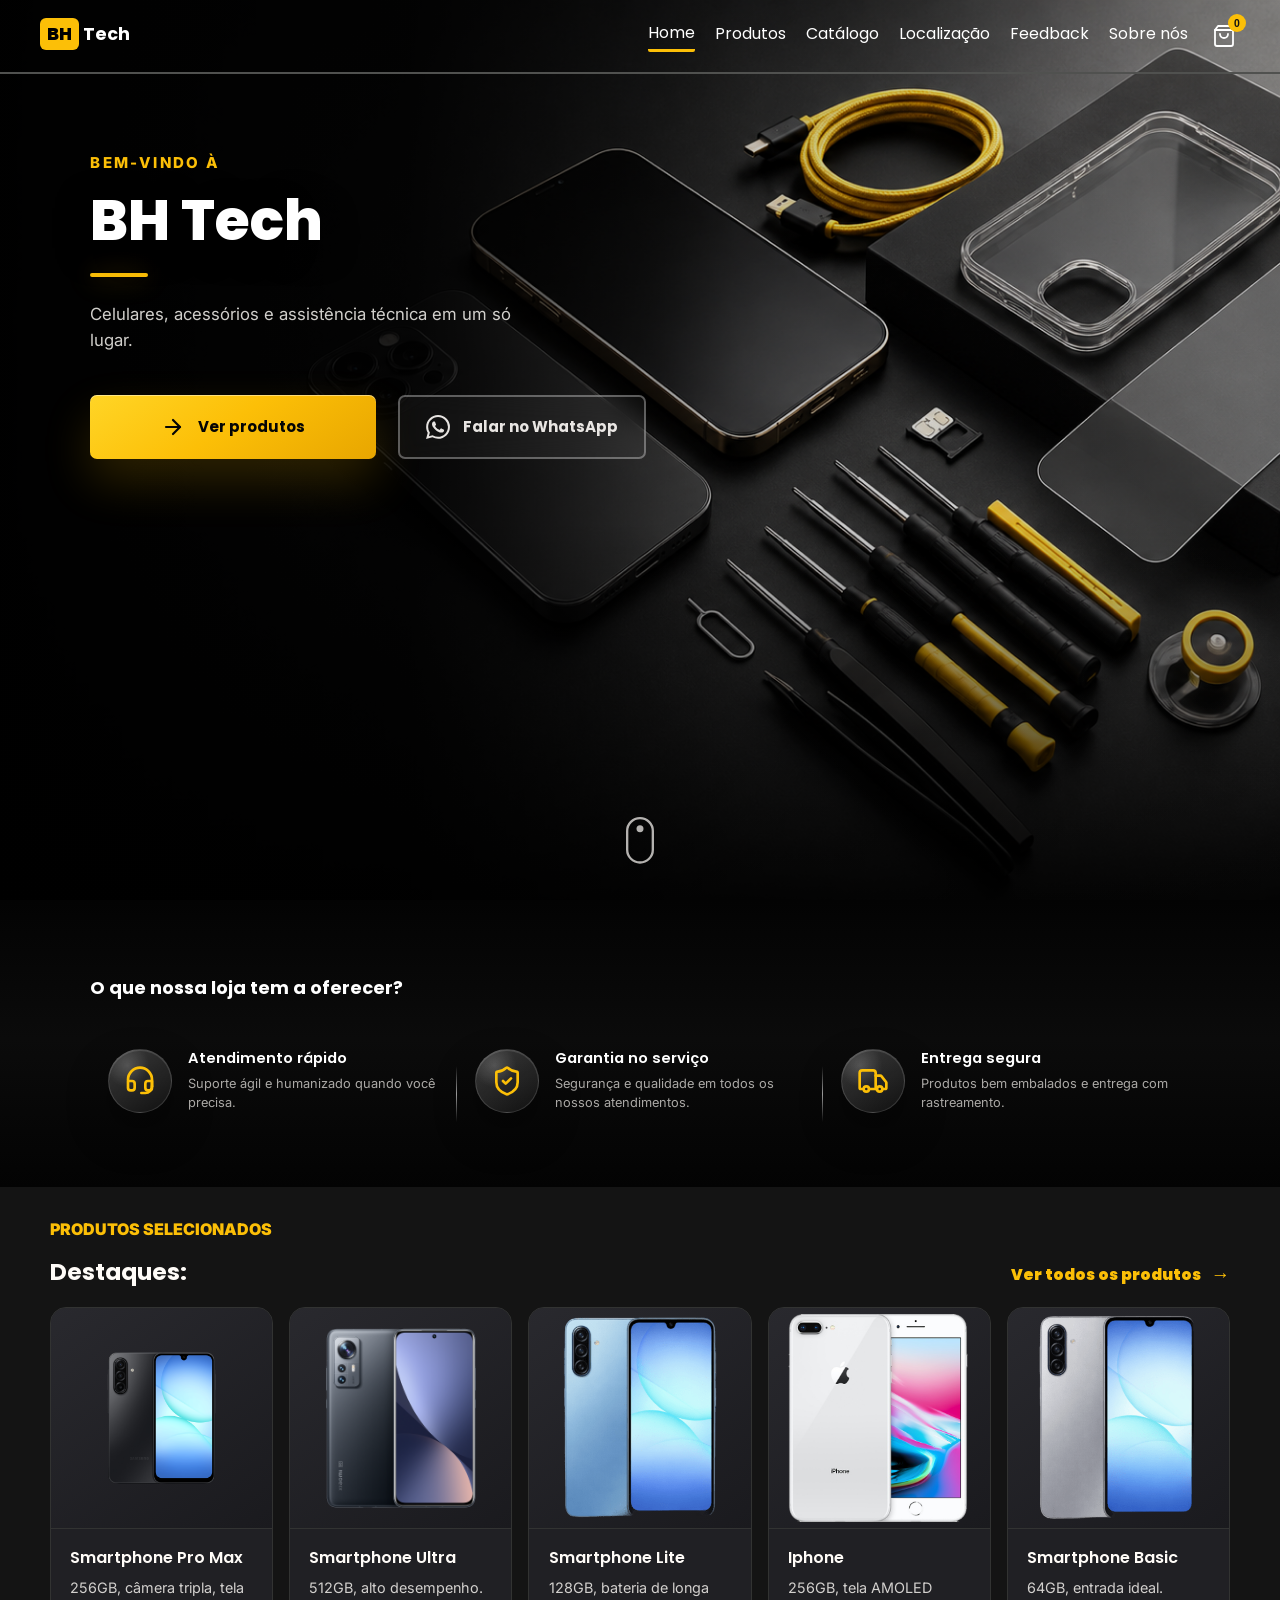
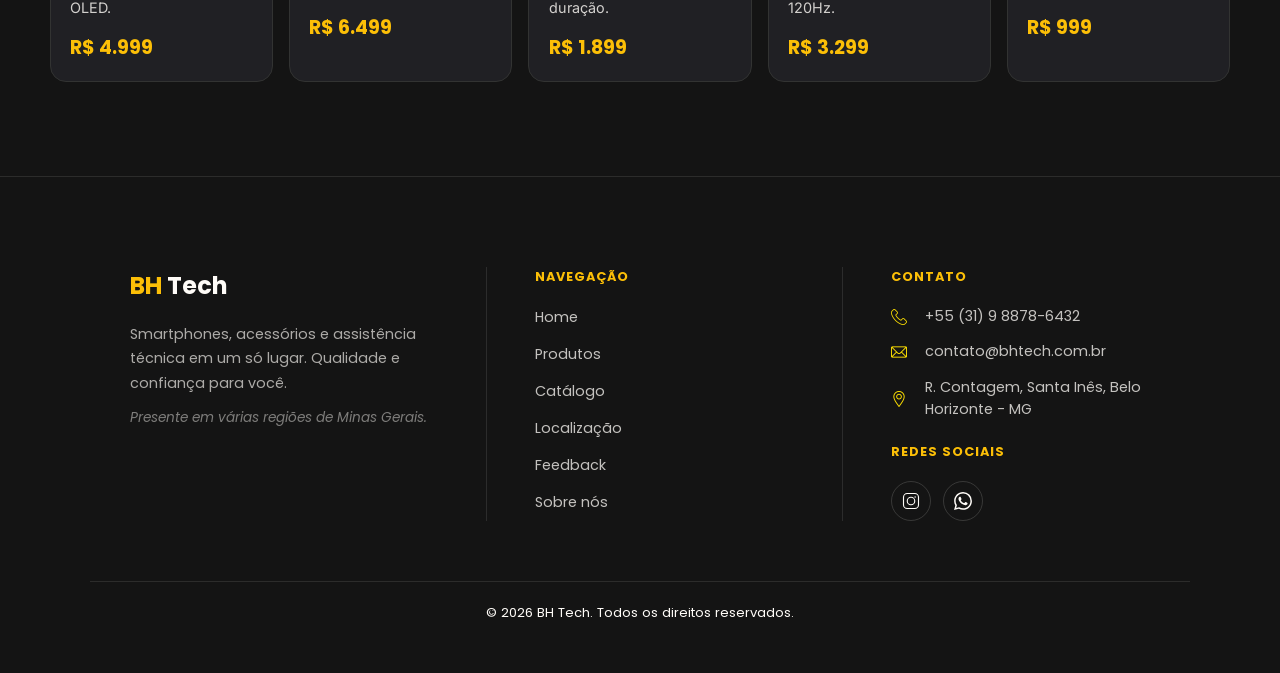
<file: index.html>
<!DOCTYPE html>
<html lang="pt-br">

<head>
    <meta charset="UTF-8">
    <meta name="viewport" content="width=device-width, initial-scale=1.0">
    <title>BH Tech</title>
    <link rel="icon" type="image/svg+xml" href="/images/favicon.svg">
    <link rel="stylesheet" href="styles/global.css">
    <link rel="stylesheet" href="styles/header.css">
    <link rel="stylesheet" href="styles/footer.css">
    <link rel="stylesheet" href="styles/products.css">
    <link rel="stylesheet" href="styles/home.css">
</head>

<body>
    <div id="header-container"></div>

    <main class="main-container" id="inicio">
        <div class="main-content">
            <h3 class="main-uptitle">Bem-vindo à</h3>
            <h1 class="main-title">BH Tech</h1>
            <span class="main-title-bar" aria-hidden="true"></span>
            <p class="main-subtitle">Celulares, acessórios e assistência técnica em um só lugar.</p>
            <div class="main-container-buttons">
                <a class="main-button-go-to" href="pages/products.html" aria-label="Ver produtos">
                    <svg viewBox="0 0 24 24" aria-hidden="true">
                        <path d="M5 12h14"></path>
                        <path d="m12 5 7 7-7 7"></path>
                    </svg>
                    <span>Ver produtos</span>
                </a>
                <a class="main-button-whatsapp" href="https://wa.me/5531988786432?text=Ol%C3%A1%2C%20vim%20pelo%20site%20da%20BH%20Tech%20e%20gostaria%20de%20mais%20informa%C3%A7%C3%B5es!" target="_blank" rel="noopener noreferrer" aria-label="Falar no WhatsApp">
                    <svg viewBox="0 0 24 24" aria-hidden="true" fill="currentColor">
                        <path d="M17.472 14.382c-.297-.149-1.758-.867-2.03-.967-.273-.099-.471-.148-.67.15-.197.297-.767.966-.94 1.164-.173.199-.347.223-.644.075-.297-.15-1.255-.463-2.39-1.475-.883-.788-1.48-1.761-1.653-2.059-.173-.297-.018-.458.13-.606.134-.133.298-.347.446-.52.149-.174.198-.298.298-.497.099-.198.05-.371-.025-.52-.075-.149-.669-1.612-.916-2.207-.242-.579-.487-.5-.669-.51-.173-.008-.371-.01-.57-.01-.198 0-.52.074-.792.372-.272.297-1.04 1.016-1.04 2.479 0 1.462 1.065 2.875 1.213 3.074.149.198 2.096 3.2 5.077 4.487.709.306 1.262.489 1.694.625.712.227 1.36.195 1.871.118.571-.085 1.758-.719 2.006-1.413.248-.694.248-1.289.173-1.413-.074-.124-.272-.198-.57-.347m-5.421 7.403h-.004a9.87 9.87 0 01-5.031-1.378l-.361-.214-3.741.982.998-3.648-.235-.374a9.86 9.86 0 01-1.51-5.26c.001-5.45 4.436-9.884 9.888-9.884 2.64 0 5.122 1.03 6.988 2.898a9.825 9.825 0 012.893 6.994c-.003 5.45-4.437 9.884-9.885 9.884m8.413-18.297A11.815 11.815 0 0012.05 0C5.495 0 .16 5.335.157 11.892c0 2.096.547 4.142 1.588 5.945L.057 24l6.305-1.654a11.882 11.882 0 005.683 1.448h.005c6.554 0 11.89-5.335 11.893-11.893a11.821 11.821 0 00-3.48-8.413z"/>
                    </svg>
                    <span>Falar no WhatsApp</span>
                </a>
            </div>
        </div>

        <div class="scroll-indicator" aria-hidden="true">
            <svg viewBox="0 0 24 40" fill="none" xmlns="http://www.w3.org/2000/svg">
                <rect x="1" y="1" width="22" height="38" rx="11" stroke="#FFFCF8" stroke-width="2" />
                <circle class="scroll-dot" cx="12" cy="10" r="3" fill="#FFFCF8" />
            </svg>
        </div>
    </main>

    <section class="section-experiences" id="produtos" aria-label="Diferenciais da BH Tech">
        <h2 class="section-experiences-title">O que nossa loja tem a oferecer?</h2>
        <article class="section-card section-atendimento">
            <div class="section-icon" aria-hidden="true">
                <svg viewBox="0 0 24 24">
                    <path d="M3 11a9 9 0 0 1 18 0v5"></path>
                    <path d="M21 17a2 2 0 0 1-2 2h-1a2 2 0 0 1-2-2v-3a2 2 0 0 1 2-2h3Z"></path>
                    <path d="M3 17a2 2 0 0 0 2 2h1a2 2 0 0 0 2-2v-3a2 2 0 0 0-2-2H3Z"></path>
                    <path d="M13 21h3a5 5 0 0 0 5-5"></path>
                </svg>
            </div>
            <div>
                <h4 class="title-sections">Atendimento rápido</h4>
                <p class="text-sections">Suporte ágil e humanizado quando você precisa.</p>
            </div>
        </article>

        <article class="section-card">
            <div class="section-icon" aria-hidden="true">
                <svg viewBox="0 0 24 24">
                    <path
                        d="M20 13c0 5-3.5 7.5-7.66 8.95a1 1 0 0 1-.68 0C7.5 20.5 4 18 4 13V6a1 1 0 0 1 1-1c2 0 4.5-1.2 6.24-2.72a1.17 1.17 0 0 1 1.52 0C14.51 3.81 17 5 19 5a1 1 0 0 1 1 1Z">
                    </path>
                    <path d="m9 12 2 2 4-4"></path>
                </svg>
            </div>
            <div>
                <h4 class="title-sections">Garantia no serviço</h4>
                <p class="text-sections">Segurança e qualidade em todos os nossos atendimentos.</p>
            </div>
        </article>

        <article class="section-card">
            <div class="section-icon" aria-hidden="true">
                <svg viewBox="0 0 24 24">
                    <path d="M14 18V6a2 2 0 0 0-2-2H4a2 2 0 0 0-2 2v11a1 1 0 0 0 1 1h2"></path>
                    <path d="M15 18H9"></path>
                    <path d="M19 18h2a1 1 0 0 0 1-1v-3.65a1 1 0 0 0-.22-.62l-3.48-4.35A1 1 0 0 0 17.52 8H14"></path>
                    <circle cx="7" cy="18" r="2"></circle>
                    <circle cx="17" cy="18" r="2"></circle>
                </svg>
            </div>
            <div>
                <h4 class="title-sections">Entrega segura</h4>
                <p class="text-sections">Produtos bem embalados e entrega com rastreamento.</p>
            </div>
        </article>
    </section>


    <section id="destaques" class="section-highlights" aria-labelledby="highlights-title">

        <div class="section-highlights-header">
            <div>
                <p class="section-kicker">Produtos selecionados</p>
                <h2 id="highlights-title" class="section-highlights-title">Destaques:</h2>
            </div>
            <a class="section-highlights-description" href="pages/products.html" aria-label="Ver todos os produtos">
                Ver todos os produtos
                <span aria-hidden="true">→</span>
            </a>
        </div>
        <div id="highlight-products" class="section-highlights-container-cards" aria-live="polite"></div>
    </section>


    <div id="footer-container"></div>

    <script>
        fetch("pages/footer.html")
            .then(r => r.text())
            .then(data => document.getElementById("footer-container").innerHTML = data);
    </script>

    <script>
        fetch("pages/header.html")
            .then(r => r.text())
            .then(data => {
                document.getElementById("header-container").innerHTML = data;
                function loadScript(src, onload) {
                    const s = document.createElement("script");
                    s.src = src; if (onload) s.onload = onload;
                    document.body.appendChild(s);
                }
                loadScript("/js/cart.js", () => loadScript("/js/miniCart.js", () => loadScript("js/header.js")));
            });
    </script>
    <script src="/js/products.js"></script>
    <script src="/js/home.js"></script>
</body>

</html>
</file>
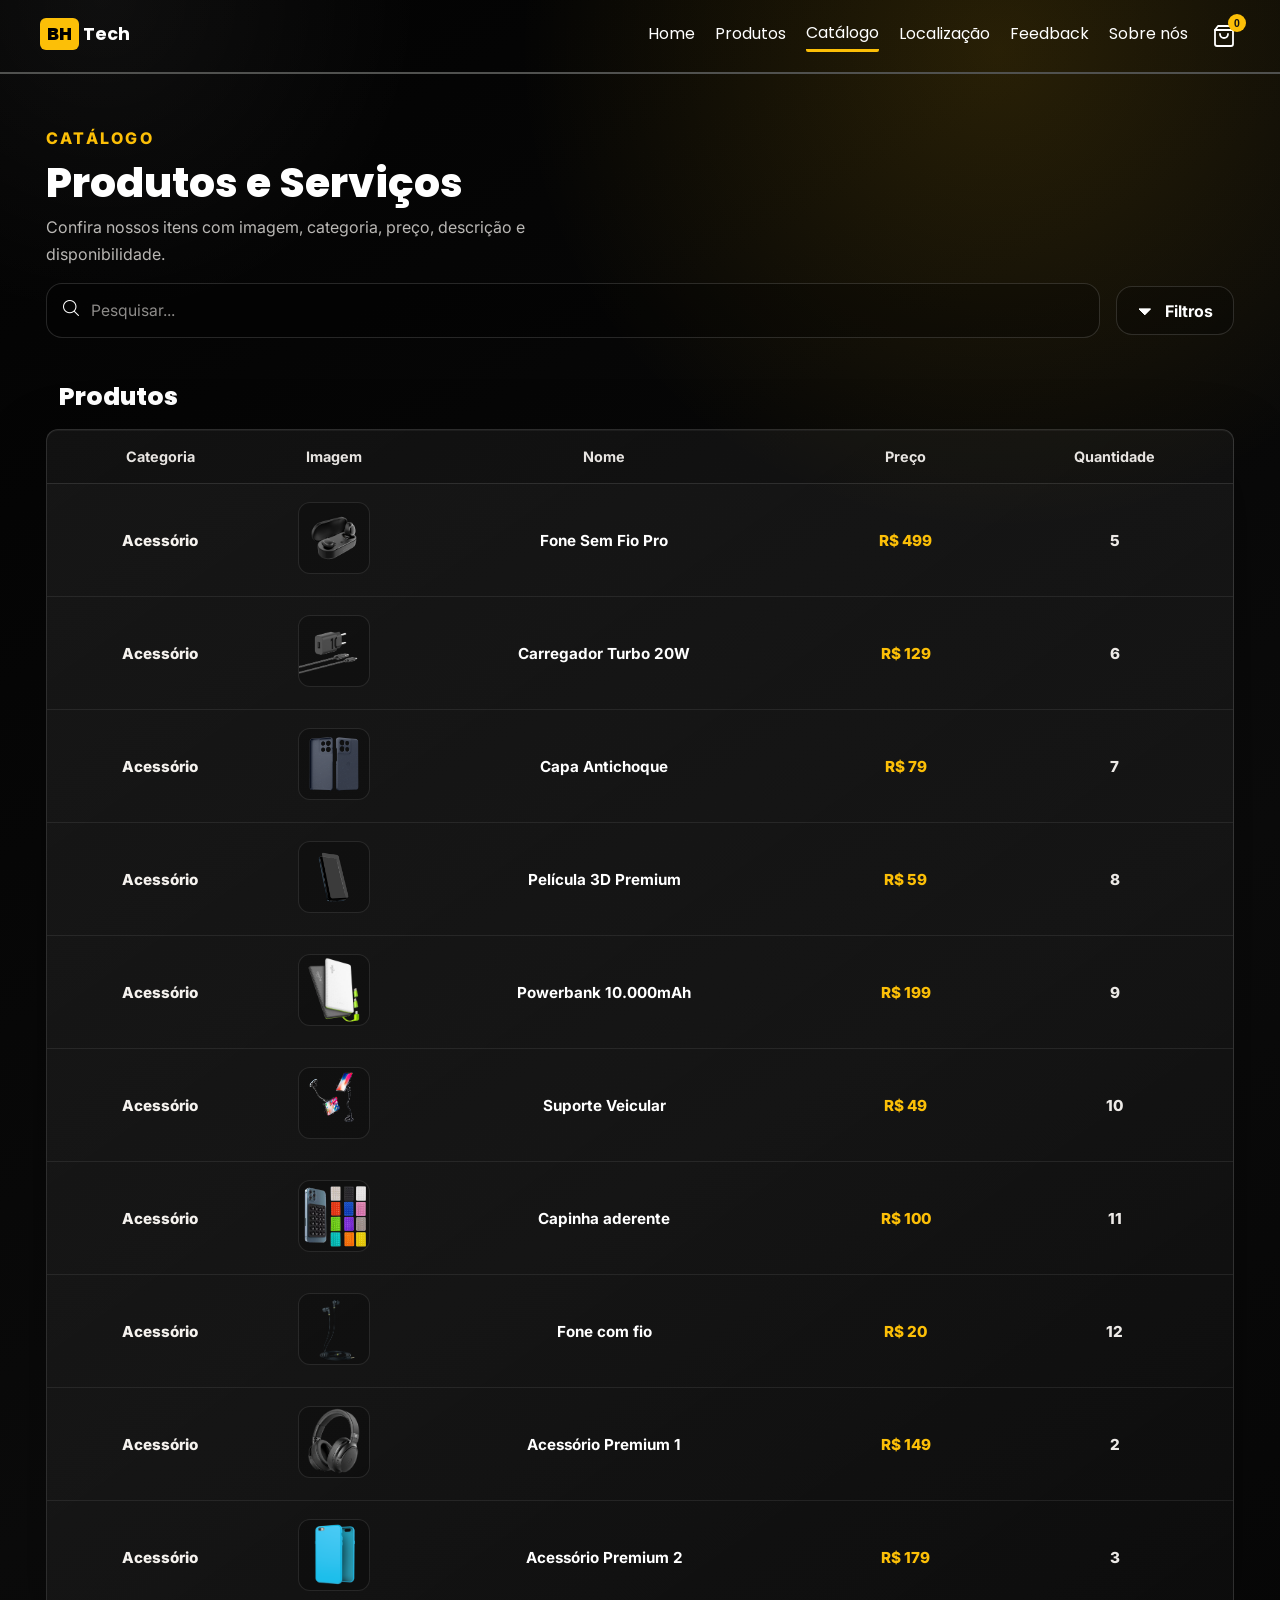
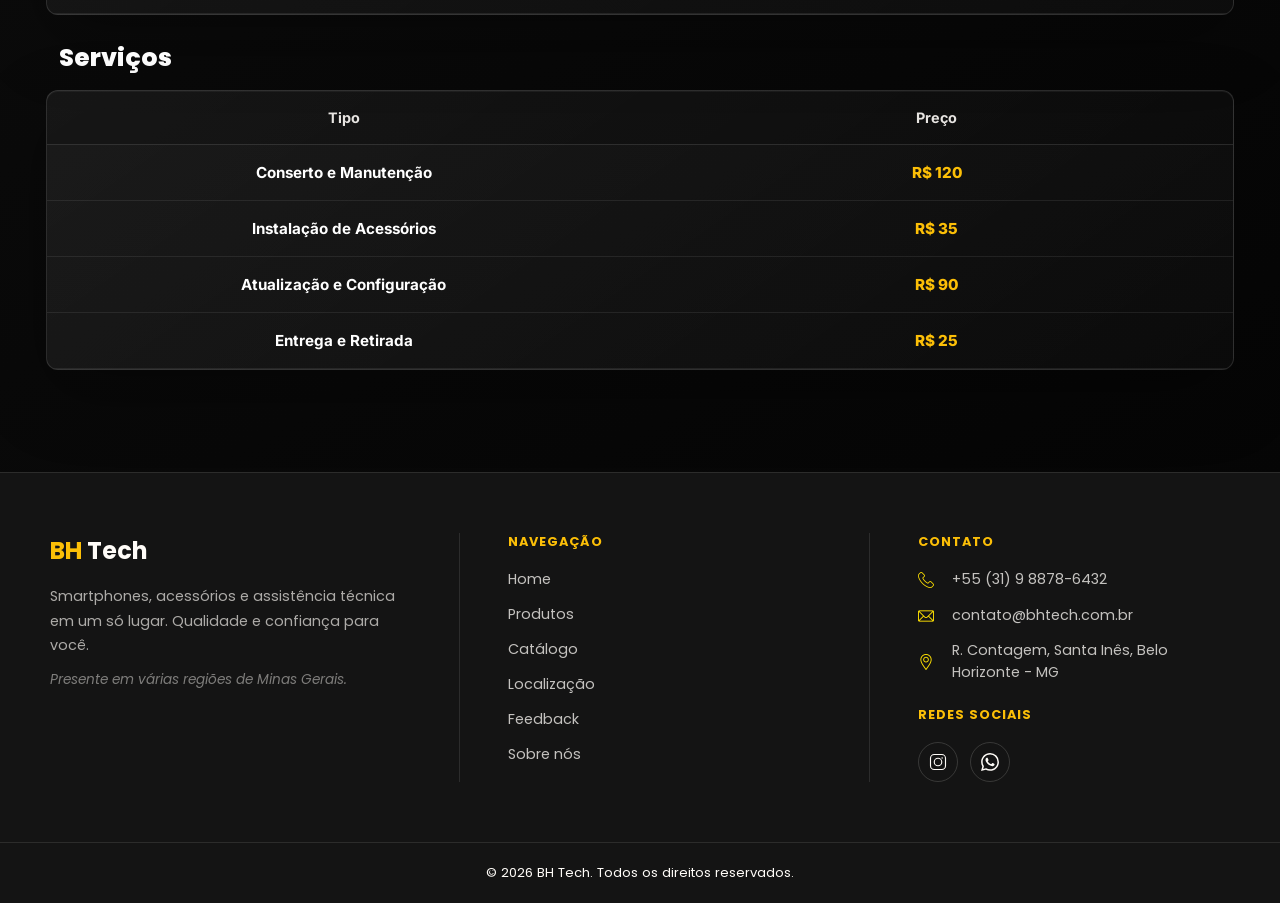
<file: pages/catalog.html>
<!DOCTYPE html>
<html lang="en">

<head>
    <meta charset="UTF-8">
    <meta name="viewport" content="width=device-width, initial-scale=1.0">
    <title>Catalogo | BH Tech</title>
    <link rel="icon" type="image/svg+xml" href="/images/favicon.svg">
    <link rel="stylesheet" href="/styles/global.css">
    <link rel="stylesheet" href="/styles/header.css">
    <link rel="stylesheet" href="/styles/footer.css">
    <link rel="stylesheet" href="/styles/catalog.css">
</head>

<body class="page-bg">
    <div id="header-container"></div>

    <script>
        fetch("header.html")
            .then(r => r.text())
            .then(data => {
                document.getElementById("header-container").innerHTML = data;
                function loadScript(src, onload) {
                    const s = document.createElement("script");
                    s.src = src; if (onload) s.onload = onload;
                    document.body.appendChild(s);
                }
                loadScript("/js/cart.js", () => loadScript("/js/miniCart.js", () => loadScript("/js/header.js")));
            });
            
    </script>
    <main class="page-main">
        <section class="catalog-page">
        <div class="catalog-main">
            <div class="page-hero">
                <p class="page-hero-kicker">catálogo</p>
                <h1>Produtos e Serviços</h1>
                <p>Confira nossos itens com imagem, categoria, preço, descrição e disponibilidade.</p>
            </div>

            <div class="catalog-controls" aria-label="Controles de pesquisa e filtros">
                <div class="search-wrap">
                    <span class="search-icon" aria-hidden="true"><img src="/images/searchicon.png" alt=""></span>
                    <input id="catalog-search" type="text" placeholder="Pesquisar..." />
                </div>

                <button id="open-filters" type="button" class="filter-btn" aria-haspopup="dialog" aria-controls="filters-modal">
                    <span class="filter-btn-icon" aria-hidden="true">⏷</span>
                    Filtros
                </button>
            </div>

            <div id="filters-modal" class="modal" role="dialog" aria-modal="true" aria-labelledby="filters-title" hidden>
                <div class="modal-backdrop" data-close-modal="true"></div>
                <div class="modal-content" role="document">
                    <div class="modal-header">
                        <div>
                            <div id="filters-title" class="modal-title">Filtros</div>
                            <div class="modal-subtitle">Refine por categoria, tipo e preço</div>
                        </div>
                        <button type="button" class="modal-close" aria-label="Fechar" data-close-modal="true">&times;</button>
                    </div>

                    <div class="modal-body">
                        <div class="field">
                            <label for="filter-category">Categoria</label>
                            <select id="filter-category">
                                <option value="all">Todos</option>
                                <option value="products">Produtos</option>
                                <option value="services">Serviços</option>
                            </select>
                        </div>

                        <div class="field field-type">
                            <label for="filter-type">Tipo</label>
                            <select id="filter-type" disabled>
                                <option value="all">Todos</option>
                                <option value="smartphones">Smartphone</option>
                                <option value="accessories">Acessório</option>
                            </select>
                        </div>

                        <div class="field">
                            <label for="filter-price">Preço: <span id="filter-price-value">500</span></label>
                            <input id="filter-price" type="range" min="0" max="10000" step="50" value="500" />
                        </div>
                    </div>

                    <div class="modal-footer">
                        <button type="button" class="btn btn-ghost" id="clear-filters">Limpar</button>
                        <button type="button" class="btn btn-primary" id="apply-filters">Aplicar Filtros</button>
                    </div>
                </div>
            </div>

            <section class="table-section">
                <div class="table-heading">
                    <h2 class="table-title">Produtos</h2>
                </div>

                <div class="table-wrap">
                    <table class="catalog-table" aria-label="Tabela de produtos">
                        <thead>
                            <tr>
                                <th>Categoria</th>
                                <th>Imagem</th>
                                <th>Nome</th>
                                <th>Preço</th>
                                <th>Quantidade</th>
                            </tr>
                        </thead>
                        <tbody id="products-table-body"></tbody>
                    </table>
                </div>
            </section>

            <section class="table-section">
                <div class="table-heading">
                    <h2 class="table-title">Serviços</h2>
                </div>

                <div class="table-wrap">
                    <table class="catalog-table" aria-label="Tabela de serviços" data-table="services">
                        <thead>
                            <tr>
                                <th>Tipo</th>
                                <th>Preço</th>
                            </tr>
                        </thead>
                        <tbody id="services-table-body"></tbody>
                    </table>
                </div>
            </section>
        </div>
    </section>
    </main>

    <div id="footer-container"></div>
    <script>
        fetch("/pages/footer.html")
            .then(r => r.text())
            .then(data => document.getElementById("footer-container").innerHTML = data);
</script>

    <script src="/js/products.js"></script>
    <script src="/js/catalog.js"></script>
</body>

</html>
</file>
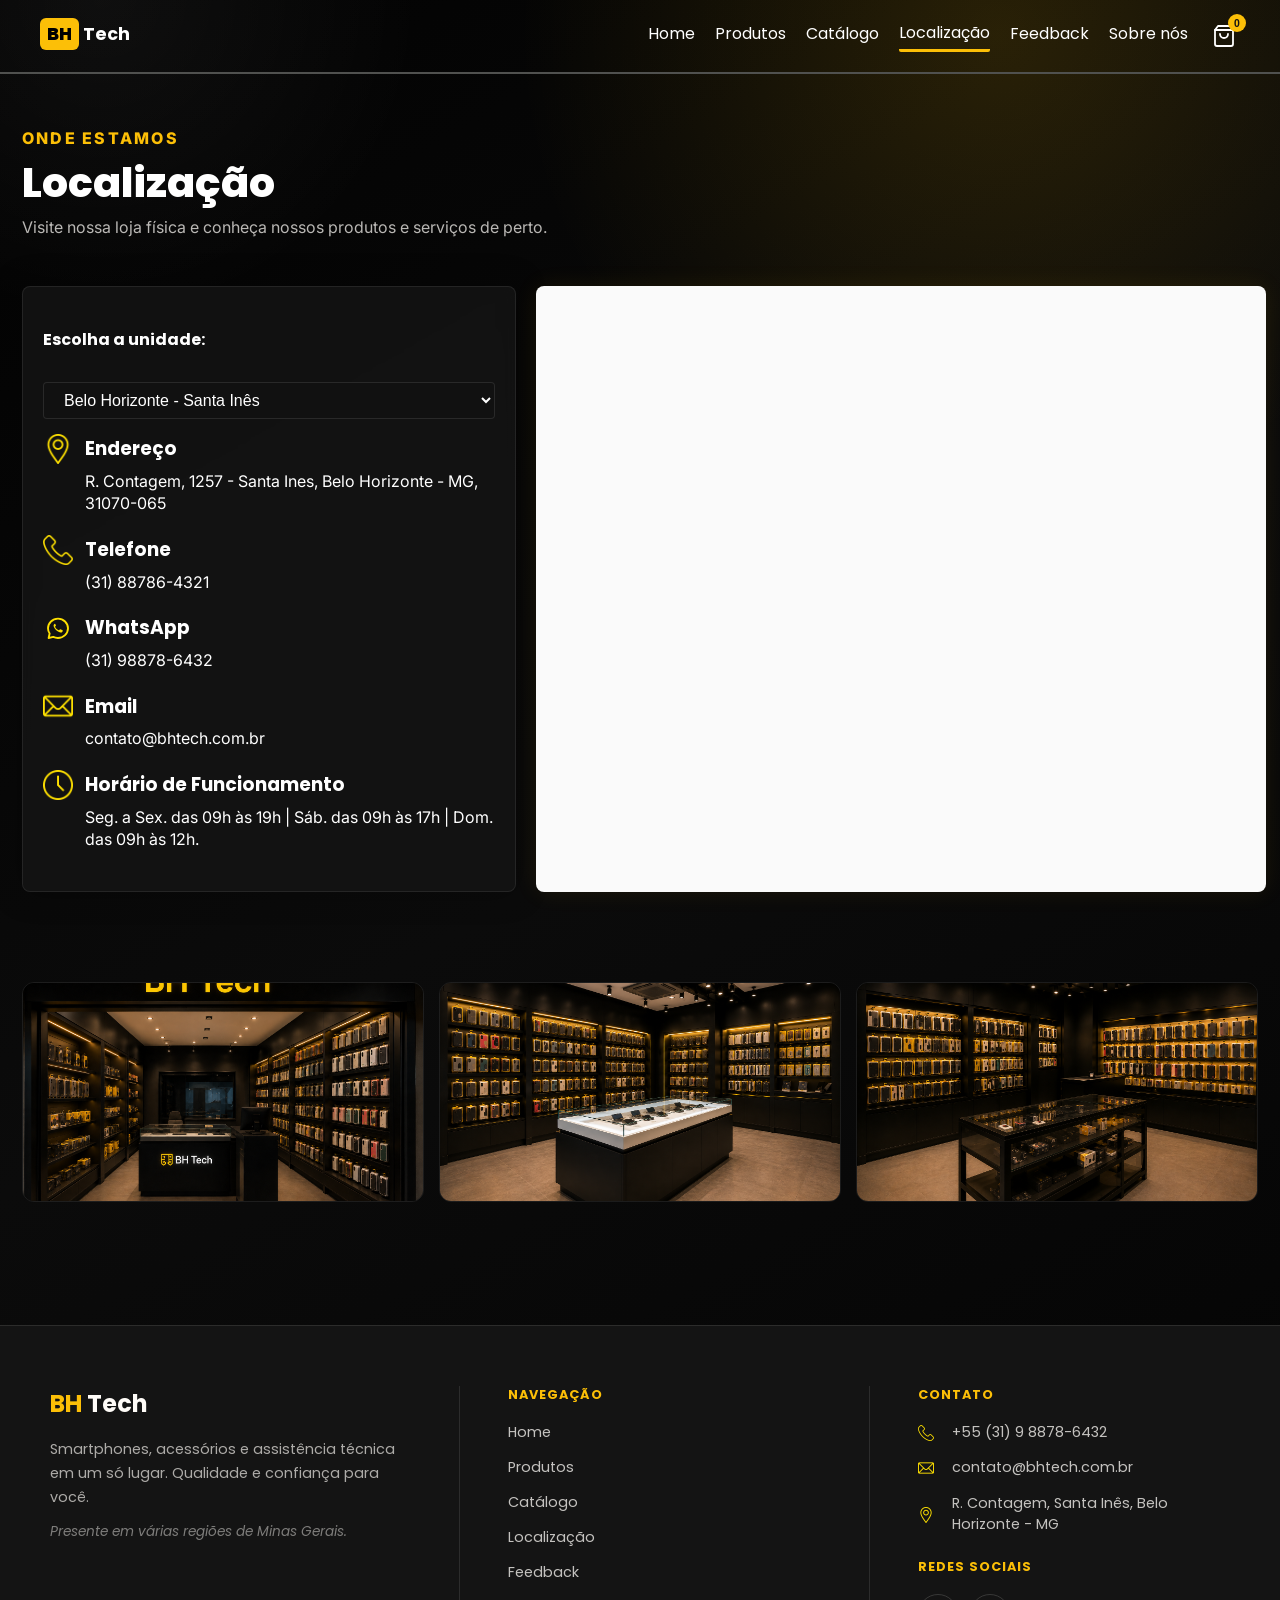
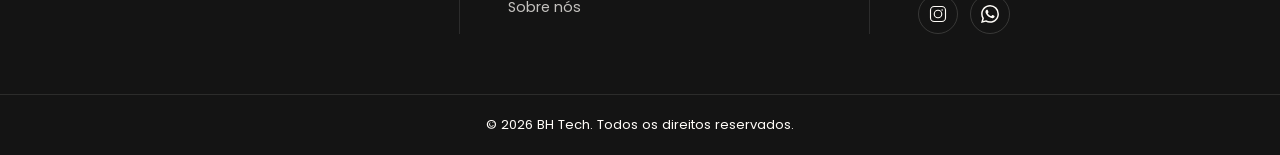
<file: pages/location.html>
<!DOCTYPE html>
<html lang="pt-br">

<head>
    <meta charset="UTF-8">
    <meta name="viewport" content="width=device-width, initial-scale=1.0">
    <title>Localização | BH Tech</title>
    <link rel="icon" type="image/svg+xml" href="/images/favicon.svg">
    <link rel="stylesheet" href="/styles/global.css">
    <link rel="stylesheet" href="/styles/location.css">
    <link rel="stylesheet" href="/styles/header.css">
    <link rel="stylesheet" href="/styles/footer.css">
</head>

<body class="page-bg">
    <div id="header-container"></div>

    <script>
        fetch("header.html")
            .then(r => r.text())
            .then(data => {
                document.getElementById("header-container").innerHTML = data;
                function loadScript(src, onload) {
                    const s = document.createElement("script");
                    s.src = src; if (onload) s.onload = onload;
                    document.body.appendChild(s);
                }
                loadScript("/js/cart.js", () => loadScript("/js/miniCart.js", () => loadScript("../js/header.js")));
            });
    </script>

    <main class="page-main">
        <section>
            <div class="page-hero">
                <p class="page-hero-kicker">Onde estamos</p>
                <h1>Localização</h1>
                <p>Visite nossa loja física e conheça nossos produtos e serviços de perto.</p>
            </div>
        </section>

        <div class="page-container">
            <div id="info-map-container">
                <section id="info">
                    <div class="selector-container" style="text-align: left; margin: 20px 0;">
                        <label for="regiao-select" style="font-weight: bold; margin-right: 10px;">Escolha a
                            unidade:</label>


                    </div>
                    <select id="regiao-select" style="padding: 8px 16px; border-radius: 4px; font-size: 16px;">
                        <option value="bh">Belo Horizonte - Santa Inês</option>
                        <option value="guanhaes">Guanhães - Centro</option>
                        <option value="itamarandiba">Itamarandiba - Centro</option>
                        <option value="pecanha">Pecanha - Centro</option>
                    </select>
                    <div class="info-block">
                        <div class="title-inline">
                            <figure><img src="../images/icon-location.png" alt="Endereço"></figure>
                            <h3>Endereço</h3>
                        </div>
                        <p id="endereco-p" class="subtitle">R. Contagem, 1257 - Santa Ines, Belo Horizonte - MG, 31070-065
                        </p>
                    </div>

                    <div class="info-block">
                        <div class="title-inline">
                            <figure><img src="../images/icon-telephone.png" alt="Telefone"></figure>
                            <h3>Telefone</h3>
                        </div>
                        <p class="subtitle">(31) 88786-4321</p>
                    </div>

                    <div class="info-block">
                        <div class="title-inline">
                            <figure><img src="../images/icon-whatsapp.svg" alt="WhatsApp"></figure>
                            <h3>WhatsApp</h3>
                        </div>
                        <p class="subtitle">(31) 98878-6432</p>
                    </div>

                    <div class="info-block">
                        <div class="title-inline">
                            <figure><img src="../images/icon-mail.png" alt="Email"></figure>
                            <h3>Email</h3>
                        </div>
                        <p class="subtitle">contato@bhtech.com.br</p>
                    </div>

                    <div class="info-block">
                        <div class="title-inline">
                            <figure><img src="../images/icon-clock.png" alt="Horário de Funcionamento"></figure>
                            <h3>Horário de Funcionamento</h3>
                        </div>
                        <p id="horario-p" class="subtitle">
                            Seg. a Sex. das 09h às 19h | Sáb. das 09h às 17h | Dom. das 09h às 12h.
                        </p>
                    </div>
                </section>

                <section id="map">
                    <iframe id="mapa-iframe"
                        src="https://www.google.com/maps/embed?pb=!1m18!1m12!1m3!1d3751.924956588191!2d-43.90887262399214!3d-19.885390436922453!2m3!1f0!2f0!3f0!3m2!1i1024!2i768!4f13.1!3m3!1m2!1s0xa69b7daedb6479%3A0xca187334388290a0!2sBH%20Celular!5e0!3m2!1spt-BR!2sbr!4v1778904594997!5m2!1spt-BR!2sbr"
                        width="600" height="450" style="border:0;" allowfullscreen="" loading="lazy"
                        referrerpolicy="no-referrer-when-downgrade">
                    </iframe>
                </section>
            </div>

            <section id="images">
                <figure><img src="../images/store1.png" alt="Loja Física 1"></figure>
                <figure><img src="../images/store2.png" alt="Loja Física 2"></figure>
                <figure><img src="../images/store3.png" alt="Loja Física 3"></figure>
            </section>
        </div><!-- fim page-container -->
    </main>

    <script src="../js/location.js"></script>
    <div id="footer-container"></div>
    <script>
        fetch("/pages/footer.html")
            .then(r => r.text())
            .then(data => document.getElementById("footer-container").innerHTML = data);
    </script>

</body>

</html>
</file>
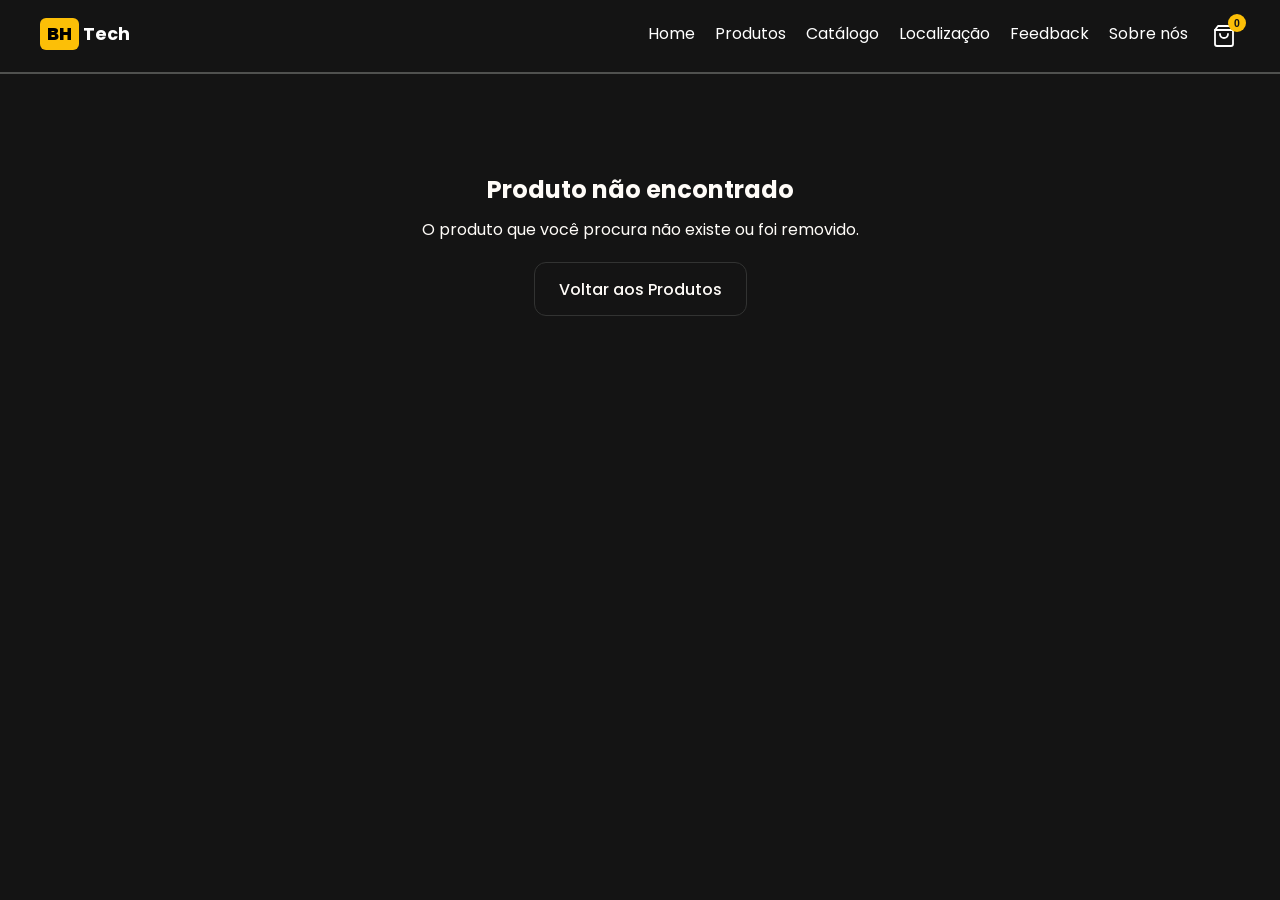
<file: pages/products-detail.html>
<!DOCTYPE html>
<html lang="en">

<head>
    <meta charset="UTF-8">
    <meta name="viewport" content="width=device-width, initial-scale=1.0">
    <title>Detalhes do Produto | BH Tech</title>
    <link rel="icon" type="image/svg+xml" href="/images/favicon.svg">
    <link rel="stylesheet" href="/styles/global.css">
    <link rel="stylesheet" href="/styles/products-detail.css">
    <link rel="stylesheet" href="/styles/header.css">
</head>

<body>

    <div id="header-container"></div>

    <script>
        fetch("/pages/header.html")
            .then(r => r.text())
            .then(data => {
                document.getElementById("header-container").innerHTML = data;
                function loadScript(src, onload) {
                    const s = document.createElement("script");
                    s.src = src; if (onload) s.onload = onload;
                    document.body.appendChild(s);
                }
                loadScript("/js/cart.js", () => loadScript("/js/miniCart.js", () => loadScript("/js/header.js", () => loadScript("/js/products.js"))));
            });
    </script>

    <main class="detail-container">
        <div class="breadcrumb">
            <a href="/pages/products.html">Produtos</a>
            <span class="breadcrumb-separator">›</span>
            <span id="breadcrumb-product">Carregando...</span>
        </div>

        <div class="add-to-cart-row">
            <a href="/pages/products.html" class="back-btn">
                <svg xmlns="http://www.w3.org/2000/svg" width="20" height="20" viewBox="0 0 24 24" fill="none" stroke="currentColor" stroke-width="2" stroke-linecap="round" stroke-linejoin="round">
                    <line x1="19" y1="12" x2="5" y2="12"></line>
                    <polyline points="12 19 5 12 12 5"></polyline>
                </svg>
                Voltar aos Produtos
            </a>
        </div>

        <div class="product-detail-card">
            <div class="product-image-section">
                <div class="product-image-wrapper">
                    <div class="product-image-icon" id="product-icon"></div>
                </div>
            </div>

            <div class="product-info-section">
                <div class="product-category-badge" id="product-category"></div>
                <h1 class="product-name" id="product-name"></h1>
                <div class="product-price" id="product-price"></div>

                <div class="product-description-section">
                    <h3>Descrição</h3>
                    <p id="product-desc"></p>
                </div>

                <div class="product-features">
                    <h3>Características</h3>
                    <ul id="product-features"></ul>
                </div>

                <div class="product-actions">
                    <a id="buy-button-bottom" class="buy-btn" target="_blank">
                        <svg xmlns="http://www.w3.org/2000/svg" width="20" height="20" viewBox="0 0 24 24" fill="none" stroke="currentColor" stroke-width="2" stroke-linecap="round" stroke-linejoin="round">
                            <path d="M22 11.08V12a10 10 0 1 1-5.93-9.14"></path>
                            <polyline points="22 4 12 14.01 9 11.01"></polyline>
                        </svg>
                        Comprar via WhatsApp
                    </a>

                    <button id="add-to-cart-btn-bottom" class="buy-btn" type="button">
                        <svg xmlns="http://www.w3.org/2000/svg" width="20" height="20" viewBox="0 0 24 24" fill="none" stroke="currentColor" stroke-width="2" stroke-linecap="round" stroke-linejoin="round">
                            <circle cx="9" cy="21" r="1"></circle>
                            <circle cx="20" cy="21" r="1"></circle>
                            <path d="M1 1h4l2.68 13.39a2 2 0 0 0 2 1.61h9.72a2 2 0 0 0 2-1.61L23 6H6"></path>
                        </svg>
                        Adicionar ao carrinho
                    </button>
                </div>
            </div>
        </div>

        <section class="recommendations-section">
            <div class="recommendations-header">
                <h2>Você também pode gostar</h2>
                <p>Outros produtos que podem te interessar:</p>
            </div>
            <div id="recommended-products" class="recommended-grid"></div>
        </section>
    </main>


</body>

</html>
</file>
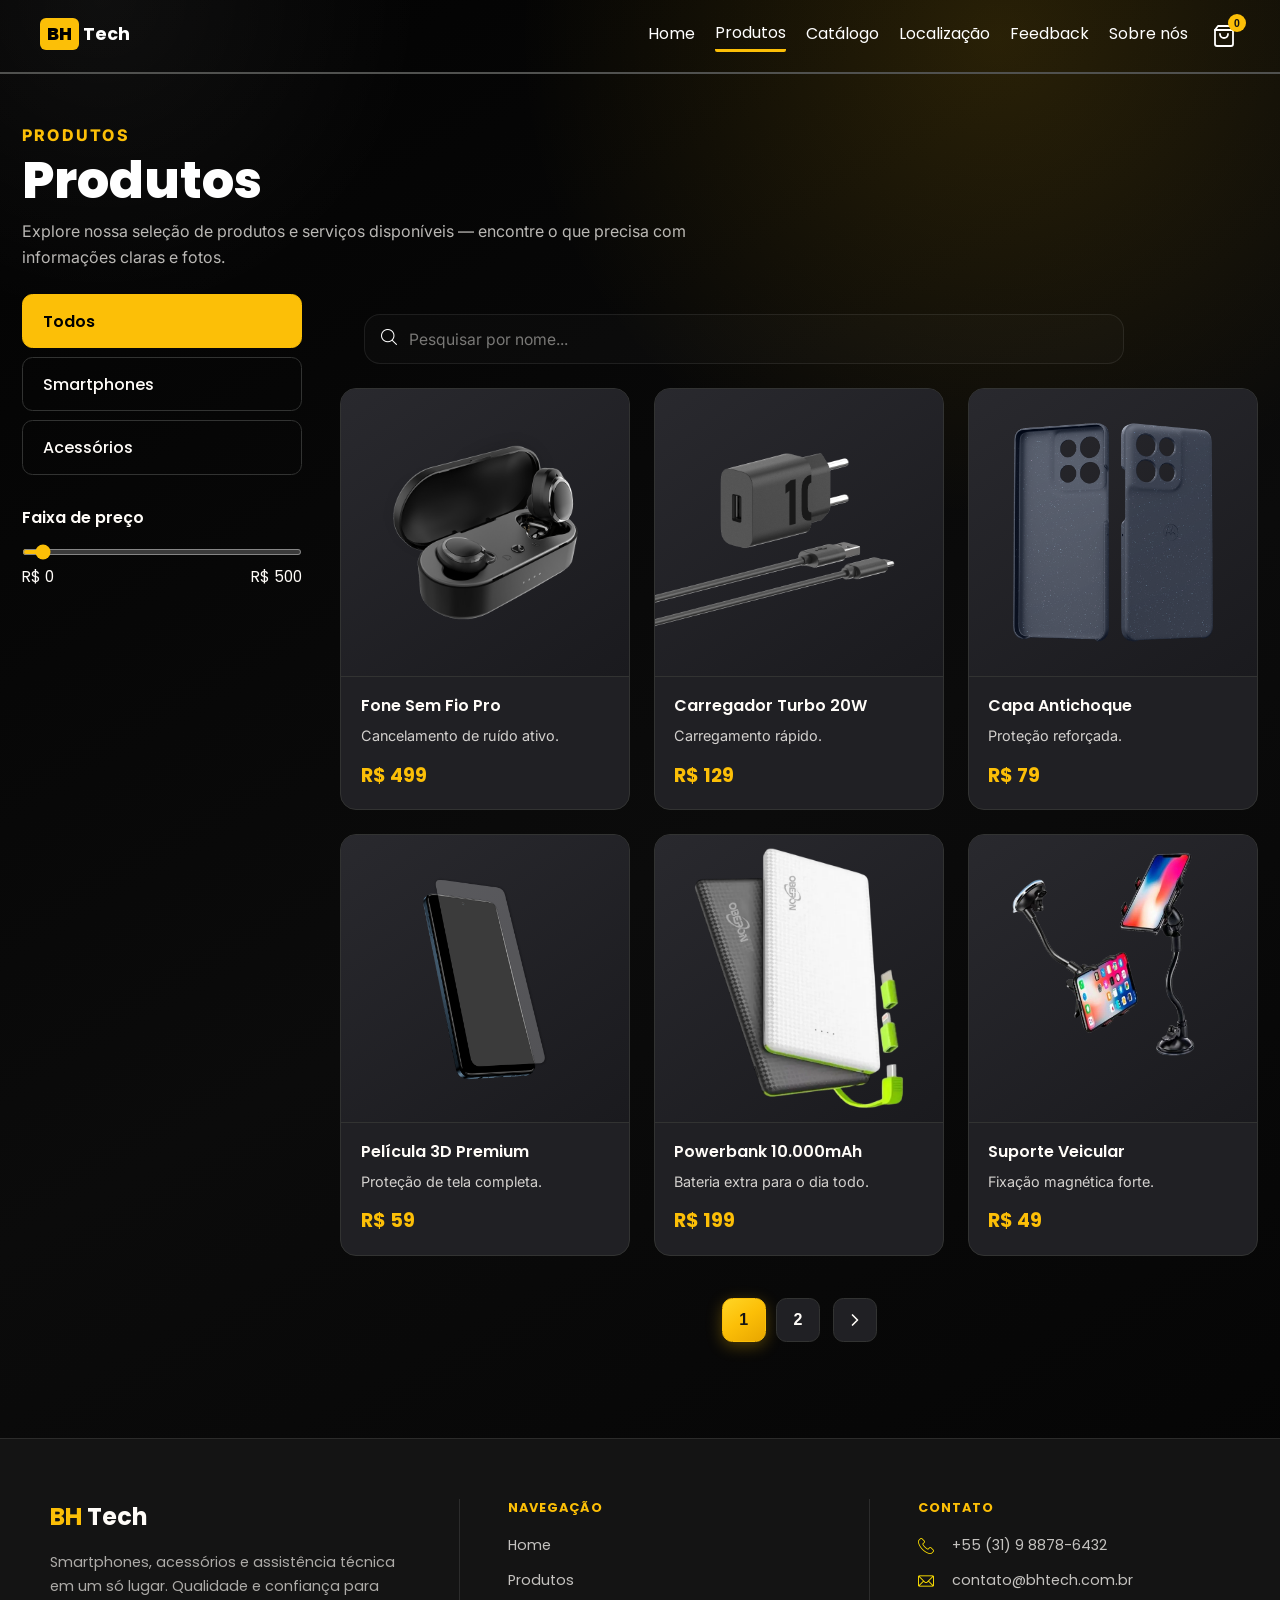
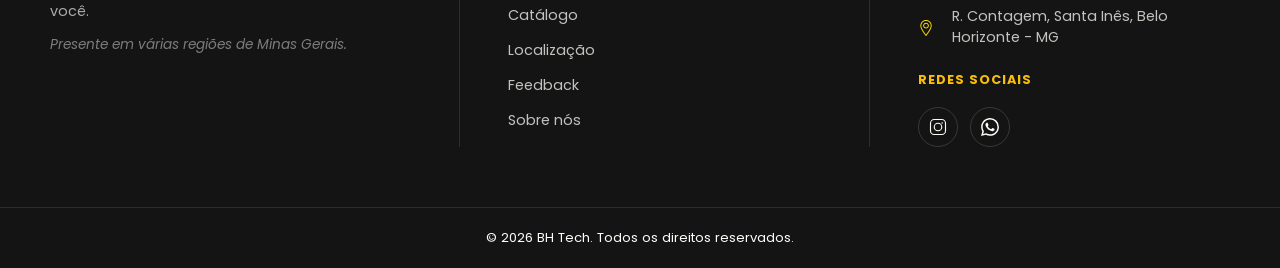
<file: pages/products.html>
<!DOCTYPE html>
<html lang="en">

<head>
    <meta charset="UTF-8">
    <meta name="viewport" content="width=device-width, initial-scale=1.0">
    <title>Produtos | BH Tech</title>
    <link rel="icon" type="image/svg+xml" href="/images/favicon.svg">
    <link rel="stylesheet" href="/styles/global.css">
    <link rel="stylesheet" href="/styles/header.css">
    <link rel="stylesheet" href="/styles/footer.css">
    <link rel="stylesheet" href="/styles/products.css">

</head>

<body class="page-bg">

    <div id="header-container"></div>

    <script>
        fetch("header.html")
            .then(r => r.text())
            .then(data => {
                document.getElementById("header-container").innerHTML = data;
                function loadScript(src, onload) {
                    const s = document.createElement("script");
                    s.src = src; if (onload) s.onload = onload;
                    document.body.appendChild(s);
                }
                loadScript("/js/cart.js", () => loadScript("/js/miniCart.js", () => loadScript("/js/header.js")));
            });
    </script>

    <main class="page-main">

            <div>
                <section class="catalog-hero" aria-labelledby="products-title">
                    <div class="catalog-hero-inner">
                        <div class="catalog-kicker catalog-kicker-inter">produtos</div>
                        <h1 class="catalog-title-poppins" id="products-title">Produtos</h1>
                        <p class="catalog-subtitle-inter">Explore nossa seleção de produtos e serviços disponíveis —
                            encontre o que precisa com informações claras e fotos.</p>
                    </div>
                </section>
            </div>


        <div class="page-container">
            <div class="main-container">

                <aside class="sidebar">
                    <div class="category-list">
                        <button class="category-btn active" data-category="all">Todos</button>
                        <button class="category-btn" data-category="smartphones">Smartphones</button>
                        <button class="category-btn" data-category="accessories">Acessórios</button>
                    </div>

                    <div class="price-filter">
                        <h3>Faixa de preço</h3>
                        <input type="range" id="price-range" min="0" max="10000" step="100" value="500">
                        <div class="price-values">
                            <span>R$ 0</span>
                            <span id="price-display">R$ 500</span>
                        </div>
                    </div>
                </aside>

                <main class="product-content">
                    <div class="products-controls" aria-label="Controles de pesquisa">
                        <div class="search-wrap">
                            <span class="search-icon" aria-hidden="true"><img src="/images/searchicon.png" alt=""></span>
                            <input id="products-search" type="text" placeholder="Pesquisar por nome..." />
                        </div>
                    </div>
                    <div id="product-list" class="product-grid"></div>

                    <div class="pagination" id="pagination">
                        <div class="pagination-numbers" id="pagination-numbers"></div>
                        <div class="pagination-arrow" id="pagination-arrow">
                            <span class="arrow-next" id="arrow-next">
                                <svg xmlns="http://www.w3.org/2000/svg" width="20" height="20" viewBox="0 0 24 24"
                                    fill="none" stroke="currentColor" stroke-width="2" stroke-linecap="round"
                                    stroke-linejoin="round">
                                    <polyline points="9 18 15 12 9 6"></polyline>
                                </svg>
                            </span>
                        </div>
                    </div>
                </main>

            </div>
        </div><!-- fim page-container -->

        <div id="product-modal" class="modal">
            <div class="modal-content">
                <span class="close-btn" id="close-modal">&times;</span>
                <div class="modal-image"></div>
                <div class="modal-info">
                    <h2 id="modal-title"></h2>
                    <p id="modal-desc"></p>
                    <div id="modal-price" class="product-price"></div>
                    <a id="modal-buy-btn" class="buy-btn" target="_blank">Comprar</a>
                </div>
            </div>
        </div>
    </main>

    <div id="footer-container"></div>
    <script>
        fetch("/pages/footer.html")
            .then(r => r.text())
            .then(data => document.getElementById("footer-container").innerHTML = data);
    </script>

    <script src="/js/products.js"></script>
</body>

</html>
</file>
<file: styles/global.css>
@import url('https://fonts.googleapis.com/css2?family=Inter:wght@400;500;600;700&family=Poppins:wght@400;500;600;700&display=swap');

:root {
    --fonte-padrao: "Poppins", sans-serif;
    --fonte-secundaria: "Inter", sans-serif;
    --texto-sm: 1rem;
    --cor-preta: #141414;
    --cor-amarelo: #FCBF07;
    --cor-cinza-escuro: #323332;
    --cor-cinza-claro: #50514F;
    --cor-cinza-branco: #FFFCF8;
}

* {
    margin: 0;
    padding: 0;
    border: 0;
    box-sizing: border-box;
    vertical-align: baseline;
}

::selection {
    color: var(--cor-preta);
    background: var(--cor-amarelo);
}
/* indicador que a pessoa pode scrollar a pagina */
.scroll-indicator {
    position: absolute;
    bottom: clamp(20px, 4vh, 60px);
    left: 50%;
    transform: translateX(-50%);
    width: clamp(22px, 2.5vw, 28px);
    opacity: 0.7;
    z-index: 2;
}

.scroll-indicator svg rect {
    stroke: var(--cor-cinza-branco);
}

.scroll-dot {
    fill: var(--cor-cinza-branco);
    animation: scrollBounce 2s ease-in-out infinite;
}

@keyframes scrollBounce {
    0%, 100% { transform: translateY(0); }
    50% { transform: translateY(16px); }
}

html, body {
    min-height: 100vh;
}

/* padding padrao global */
.page-main {
    width: min(1260px, calc(100% - 44px));
    margin: 5rem auto 0 auto;
    padding: clamp(34px, 5vh, 66px) 0 78px;
}

.page-section {
    margin-top: clamp(32px, 5vh, 56px);
}

.page-bg {
    min-height: 100vh;
    background:
    radial-gradient(circle at 78% 2%, rgba(252, 191, 7, 0.14), transparent 30rem),
    radial-gradient(circle at 8% 0%, rgba(255, 252, 248, 0.05), transparent 20rem),
    linear-gradient(150deg, #020202 0%, #0b0b0b 48%, #030303 100%);
}

.page-hero-kicker {
    color: var(--cor-amarelo) !important;
    font-family: var(--fonte-secundaria);
    font-size: 0.78rem;
    font-weight: 800;
    letter-spacing: 0.14em;
    text-transform: uppercase;
    margin-bottom: 10px;
}

.page-hero h1 {
    color: #fff;
    font-size: clamp(2rem, 3.2vw, 3.6rem);
    font-weight: 740;
    line-height: 1.05;
    margin-bottom: 10px;
}

.page-hero p {
    max-width: 560px;
    font-family: var(--fonte-secundaria);
    font-size: 1rem;
    line-height: 1.65;
    color: rgba(255, 252, 248, 0.72);
}
</file>
<file: styles/header.css>
* {
    margin: 0;
    padding: 0;
    box-sizing: border-box;
}

.header {
    position: fixed;
    top: 0;
    width: 100%;
    padding: 20px 40px;
    display: flex;
    justify-content: space-between;
    align-items: center;
    transition: 0.3s ease;
    background: transparent;
    font-family: var(--fonte-padrao);
    border-bottom: 2px solid var(--cor-cinza-claro);
    z-index: 1000;
}

.header-right {
    display: flex;
    align-items: center;
    gap: 20px;
}

.header.rolando {
    background-color: var(--cor-preta);
    border-bottom: 2px solid var(--cor-cinza-claro);
}

.fixed {
    position: fixed;
}

.header nav {
    display: flex;
    flex-wrap: wrap;
    align-items: center;
    gap: 3px 20px;
}

.header a {
    color: rgb(255, 255, 255);
    text-decoration: none;
    margin-left: 0;
    padding-bottom: 4px;
    border-bottom: 2px solid transparent;
    border-radius: 2px;
    transition: border-color 0.3s ease;
}

.header a:hover {
    border-bottom: 2px solid var(--cor-amarelo);
}

.header a.ativo {
    border-bottom: 3px solid var(--cor-amarelo);
}

/* carrinho */
.cart-btn {
    position: relative;
    background: none;
    border: none;
    cursor: pointer;
    color: #fff;
    padding: 4px;
    display: flex;
    align-items: center;
    justify-content: center;
    flex-shrink: 0;
    transition: transform 0.2s ease;
}

.cart-btn svg {
    width: 24px;
    height: 24px;
}

.cart-btn.bounce {
    animation: cartBounce 0.4s ease;
}

@keyframes cartBounce {
    0%, 100% { transform: scale(1); }
    30% { transform: scale(1.3); }
    60% { transform: scale(0.9); }
}

.cart-badge {
    position: absolute;
    top: -6px;
    right: -6px;
    background: var(--cor-amarelo);
    color: #141414;
    font-size: 0.65rem;
    font-weight: 700;
    min-width: 18px;
    height: 18px;
    border-radius: 50%;
    display: flex;
    align-items: center;
    justify-content: center;
    padding: 0 3px;
    animation: badgePop 0.3s ease;
}

@keyframes badgePop {
    0% { transform: scale(0); }
    70% { transform: scale(1.2); }
    100% { transform: scale(1); }
}

/* pop-up do carrinho */
.mini-cart {
    position: fixed;
    top: 70px;
    right: 20px;
    width: 340px;
    background: #1a1a1a;
    border: 1px solid color-mix(in srgb, var(--cor-cinza-claro) 40%, transparent);
    border-radius: 12px;
    z-index: 2000;
    box-shadow: 0 20px 60px rgba(0,0,0,0.6);
    animation: miniCartOpen 0.2s ease;
    overflow: hidden;
}

@keyframes miniCartOpen {
    from { opacity: 0; transform: translateY(-10px) scale(0.97); }
    to { opacity: 1; transform: translateY(0) scale(1); }
}

.mini-cart[hidden] { display: none; }

.mini-cart-overlay {
    position: fixed;
    inset: 0;
    z-index: 1999;
    display: none;
}

.mini-cart-overlay.ativo { display: block; }

.mini-cart-header {
    display: flex;
    align-items: center;
    justify-content: space-between;
    padding: 16px 20px;
    border-bottom: 1px solid color-mix(in srgb, var(--cor-cinza-claro) 30%, transparent);
    font-weight: 700;
    font-size: 0.95rem;
    color: var(--cor-cinza-branco);
}

.mini-cart-close {
    background: none;
    border: none;
    color: var(--cor-cinza-branco);
    font-size: 1.4rem;
    cursor: pointer;
    line-height: 1;
    opacity: 0.7;
    transition: opacity 0.2s;
}

.mini-cart-close:hover { opacity: 1; }

.mini-cart-items {
    max-height: 280px;
    overflow-y: auto;
    padding: 8px 0;
}

.mini-cart-item {
    display: flex;
    align-items: center;
    gap: 12px;
    padding: 10px 20px;
    transition: background 0.15s;
}

.mini-cart-item:hover { background: rgba(255,255,255,0.03); }

.mini-cart-item-img {
    width: 48px;
    height: 48px;
    border-radius: 8px;
    background: #2a2a2a;
    display: flex;
    align-items: center;
    justify-content: center;
    flex-shrink: 0;
    overflow: hidden;
}

.mini-cart-item-img img {
    width: 100%;
    height: 100%;
    object-fit: cover;
}

.mini-cart-item-img svg {
    width: 22px;
    height: 22px;
    stroke: var(--cor-cinza-claro);
}

.mini-cart-item-info {
    flex: 1;
    min-width: 0;
}

.mini-cart-item-name {
    font-size: 0.82rem;
    font-weight: 600;
    color: var(--cor-cinza-branco);
    white-space: nowrap;
    overflow: hidden;
    text-overflow: ellipsis;
}

.mini-cart-item-price {
    font-size: 0.8rem;
    color: var(--cor-amarelo);
    font-weight: 700;
    margin-top: 2px;
}

.mini-cart-item-qty {
    font-size: 0.75rem;
    color: color-mix(in srgb, var(--cor-cinza-branco) 55%, transparent);
    margin-top: 2px;
}

.mini-cart-item-remove {
    background: none;
    border: none;
    color: color-mix(in srgb, var(--cor-cinza-branco) 40%, transparent);
    cursor: pointer;
    font-size: 1.1rem;
    padding: 4px;
    transition: color 0.2s;
    flex-shrink: 0;
}

.mini-cart-item-remove:hover { color: #ff4444; }

.mini-cart-extra {
    padding: 8px 20px;
    font-size: 0.78rem;
    color: var(--cor-cinza-branco);
    text-align: center;
    border-top: 1px solid color-mix(in srgb, var(--cor-cinza-claro) 20%, transparent);
}

.mini-cart-extra[hidden] { display: none; }

.mini-cart-footer {
    padding: 16px 20px;
    border-top: 1px solid color-mix(in srgb, var(--cor-cinza-claro) 30%, transparent);
}

.mini-cart-footer[hidden] { display: none; }

.mini-cart-total {
    display: flex;
    justify-content: space-between;
    align-items: center;
    margin-bottom: 12px;
    font-size: 0.9rem;
    color: var(--cor-cinza-branco);
}

.mini-cart-total strong {
    color: var(--cor-amarelo);
    font-size: 1rem;
}

.mini-cart-go-btn,
.header a.mini-cart-go-btn {
    display: block;
    width: 100%;
    text-align: center;
    background: var(--cor-amarelo);
    color: #141414;
    font-weight: 700;
    font-size: 0.88rem;
    letter-spacing: 0.05em;
    padding: 12px;
    border-radius: 8px;
    text-decoration: none;
    transition: background 0.2s ease, transform 0.15s ease;
}

.mini-cart-go-btn:hover {
    background: color-mix(in srgb, var(--cor-amarelo) 85%, #fff);
    transform: translateY(-1px);
}

.mini-cart-empty {
    display: none;
    flex-direction: column;
    align-items: center;
    gap: 10px;
    padding: 32px 20px;
    color: color-mix(in srgb, var(--cor-cinza-branco) 60%, transparent);
    font-size: 0.85rem;
    text-align: center;
}

.mini-cart-empty.visivel {
    display: flex;
}

.mini-cart-empty svg {
    width: 36px;
    height: 36px;
    stroke: color-mix(in srgb, var(--cor-cinza-branco) 25%, transparent);
}

.logo {
    color: var(--cor-cinza-branco);
    font-family: var(--fonte-padrao);
    font-weight: 700;
    font-size: 1.1rem;
    display: flex;
    align-items: center;
    gap: 8px;
    border-bottom: none !important;
}

.logo a {
    border-bottom: none !important;
}

.logo-badge {
    background: var(--cor-amarelo);
    color: #000;
    font-weight: 800;
    padding: 4px 7px;
    border-radius: 6px;
    border-bottom: none !important;
}

.cart-toast {
    position: fixed;
    top: 90px;
    right: 24px;
    transform: none;
    background: #1a1a1a;
    border: 1px solid var(--cor-amarelo);
    border-radius: 10px;
    padding: 12px 18px;
    display: flex;
    align-items: center;
    gap: 10px;
    font-size: 0.85rem;
    color: var(--cor-cinza-branco);
    z-index: 9999;
    box-shadow: 0 8px 24px rgba(0,0,0,0.4);
    animation: toastIn 0.3s ease;
    white-space: nowrap;
}

.cart-toast svg {
    width: 18px;
    height: 18px;
    stroke: var(--cor-amarelo);
    flex-shrink: 0;
}

@keyframes toastIn {
    from { opacity: 0; transform: translateX(20px); }
    to { opacity: 1; transform: translateX(0); }
}

@keyframes toastOut {
    from { opacity: 1; transform: translateX(0); }
    to { opacity: 0; transform: translateX(20px); }
}


/* adicionando o hamburguer para telas pequenas */
.hamburger {
    display: none;
    flex-direction: column;
    gap: 5px;
    background: none;
    border: none;
    cursor: pointer;
    padding: 4px;
}

.hamburger span {
    display: block;
    width: 24px;
    height: 2px;
    background: #fff;
    transition: 0.3s ease;
}

.hamburger.aberto span:nth-child(1) {
    transform: translateY(7px) rotate(45deg);
}

.hamburger.aberto span:nth-child(2) {
    opacity: 0;
}

.hamburger.aberto span:nth-child(3) {
    transform: translateY(-7px) rotate(-45deg);
}

@media (max-width: 975px) {
    .header {
        padding: 16px 20px;
    }

    .hamburger {
        display: flex;
    }

    #nav {
        display: none;
        flex-direction: column;
        position: absolute;
        top: 100%;
        left: 0;
        width: 100%;
        background-color: var(--cor-preta, #141414);
        padding: 20px 40px;
        gap: 25px 40px;
        align-items: flex-start;
    }

    #nav.aberto {
        display: flex;
    }

    #nav a {
        margin-left: 0;
    }
}
</file>
<file: styles/footer.css>
.footer {
    background-color: var(--cor-preta);
    color: var(--cor-cinza-branco);
    font-family: var(--fonte-padrao);
    border-top: 1px solid color-mix(in srgb, var(--cor-cinza-claro) 40%, transparent);
    overflow: visible;
}

.footer-main {
    display: grid;
    grid-template-columns: 1fr 1fr 1fr;
    gap: 48px;
    width: min(100% - 80px, 1180px);
    margin: 0 auto;
    padding: 60px 0;
}

.footer-logo {
    font-size: 1.5rem;
    font-weight: 700;
    margin-bottom: 16px;
}

.footer-logo span {
    color: var(--cor-amarelo);
}

.footer-desc {
    font-size: 0.9rem;
    line-height: 1.7;
    color: color-mix(in srgb, var(--cor-cinza-branco) 65%, transparent);
    margin-bottom: 12px;
}

.footer-location {
    font-size: 0.85rem;
    font-style: italic;
    color: color-mix(in srgb, var(--cor-cinza-branco) 45%, transparent);
}

.footer-title {
    color: var(--cor-amarelo);
    
    font-size: 0.8rem;
    font-weight: 700;
    letter-spacing: 0.08em;
    margin-bottom: 4px;
}

.footer-nav {
    display: flex;
    flex-direction: column;
    gap: 14px;
    border-left: 1px solid color-mix(in srgb, var(--cor-cinza-claro) 40%, transparent);
    padding-left: 48px;
}

.footer-nav a {
    color: color-mix(in srgb, var(--cor-cinza-branco) 75%, transparent);
    text-decoration: none;
    font-size: 0.9rem;
    transition: color 0.2s ease;
}

.footer-nav a:hover {
    color: var(--cor-cinza-branco);
}

.footer-contact {
    display: flex;
    flex-direction: column;
    gap: 14px;
    border-left: 1px solid color-mix(in srgb, var(--cor-cinza-claro) 40%, transparent);
    padding-left: 48px;
}

.footer-contact p:not(.footer-title) {
    display: flex;
    align-items: center;
    gap: 10px;
    font-size: 0.9rem;
    color: color-mix(in srgb, var(--cor-cinza-branco) 75%, transparent);
    line-height: 1.5;
}

.footer-icon {
    margin-right: 8px;
}

.footer-icon img {
    width: 16px;
    height: 16px;
    vertical-align: middle;
    filter: brightness(0) saturate(100%) invert(77%) sepia(89%) saturate(1050%) hue-rotate(359deg) brightness(103%) contrast(103%);
}

.footer-social-title {
    margin-top: 8px;
}

.footer-socials {
    display: flex;
    gap: 12px;
}

.footer-socials a {
    display: flex;
    align-items: center;
    justify-content: center;
    width: 40px;
    height: 40px;
    border-radius: 50%;
    border: 1px solid color-mix(in srgb, var(--cor-cinza-claro) 60%, transparent);
    color: var(--cor-cinza-branco);
    transition: border-color 0.2s ease, color 0.2s ease;
}

.footer-socials a:hover {
    border-color: var(--cor-amarelo);
    color: var(--cor-amarelo);
}

.footer-socials svg {
    width: 18px;
    height: 18px;
}

.footer-bottom {
    border-top: 1px solid color-mix(in srgb, var(--cor-cinza-claro) 40%, transparent);
    justify-content: center;
    padding: 20px;
    font-size: 0.82rem;
    color: var(--cor-cinza-branco);
    display: flex;
}


@media (max-width: 768px) {
    .footer-main {
        grid-template-columns: 1fr;
        gap: 32px;
        width: min(100% - 40px, 1180px);
        padding: 40px 0;
    }

    .footer-nav,
    .footer-contact {
        border-left: none;
        padding-left: 0;
        border-top: 1px solid color-mix(in srgb, var(--cor-cinza-claro) 40%, transparent);
        padding-top: 32px;
    }
}
</file>
<file: styles/products.css>
.catalog-main { 
    width: min(1180px, calc(100% - clamp(1.5rem, 4vw, 3rem)));
    margin: clamp(1.5rem, 3vh, 3rem) auto 0 auto;
    padding-bottom: clamp(1.5rem, 3vh, 2.5rem);
}

.catalog-hero { margin-bottom: clamp(0.75rem, 1.5vh, 1rem); }

.catalog-kicker { 
    color: #FCBF07;
    font-size: clamp(0.65rem, 1.5vw, 0.78rem);
    font-weight: 800;
    letter-spacing: 0.14em;
    text-transform: uppercase;
    margin-bottom: clamp(0.5rem, 1vh, 0.75rem);
}
.catalog-kicker-inter { 
    font-family: var(--fonte-secundaria);
    font-size: var(--texto-sm);
}

.catalog-title-poppins {
    color: #fff;
    font-family: var(--fonte-padrao);
    font-size: clamp(1.75rem, 4vw, 3.6rem);
    font-weight: 740;
    line-height: 1.05;
    margin-bottom: 10px;
}

.catalog-subtitle-inter {
    max-width: 680px;
    color: rgba(255, 252, 248, 0.72);
    font-family: var(--fonte-secundaria);
    font-size: clamp(0.85rem, 2vw, 1rem);
    line-height: 1.65;
    padding-bottom: 10px;
}

h1, h2, h3 { font-family: var(--fonte-padrao); }

.products-controls{
    width: min(980px, calc(100% - clamp(1.5rem, 4vw, 3rem)));
    margin: 0 auto clamp(0.75rem, 1.5vh, 1rem) auto;
    display: flex;
    flex-direction: row;
    gap: 40px;
    max-width: 1300px;
    margin: 0 auto;
    margin-top: 20px;
}

.products-controls .search-wrap{
    width: 100%;
    max-width: 760px;
    display: flex;
    align-items: center;
    gap: clamp(0.5rem, 1vw, 0.75rem);
    padding: clamp(0.65rem, 1.5vh, 0.85rem) clamp(0.75rem, 2vw, 1rem);
    border-radius: clamp(0.75rem, 2vw, 1rem);
    border: 1px solid rgba(255,255,255,0.08);
    background: rgba(255,255,255,0.02);
}

.products-controls .search-icon{
    color: rgba(255,252,248,0.65);
    font-size: clamp(1rem, 2vw, 1.125rem);
    flex-shrink: 0;
}

.products-controls #products-search{
    width: 100%;
    background: transparent;
    outline: none;
    color: #fff;
    font-family: var(--fonte-secundaria);
    font-size: clamp(0.85rem, 2vw, 0.98rem);
    border: none;
}

.products-controls #products-search::placeholder{ color: rgba(255,252,248,0.45); }

.sidebar {
    width: clamp(220px, 25vw, 280px);
    display: flex;
    flex-direction: column;
    gap: 30px;
    flex-shrink: 0;
    position: sticky;
    top: 90px;
}

.category-list {
    display: flex;
    flex-direction: column;
    gap: clamp(0.5rem, 1vh, 0.75rem);
}

.category-btn {
    background-color: transparent;
    color: #FFFCF8;
    border: 1px solid #323332;
    padding: clamp(0.85rem, 1.5vh, 1rem) clamp(1rem, 2vw, 1.25rem);
    border-radius: clamp(0.5rem, 1vw, 0.65rem);
    cursor: pointer;
    text-align: left;
    font-size: clamp(0.85rem, 1.5vw, 1rem);
    font-family: var(--fonte-padrao);
    transition: all 0.2s ease;
    font-weight: 500;
}

.category-btn:hover {
    background-color: #323332;
}

.category-btn.active {
    background-color: #FCBF07;
    color: #000;
    font-weight: 600;
    border-color: #FCBF07;
}

.price-filter {
    display: flex;
    flex-direction: column;
    gap: clamp(0.65rem, 1vh, 0.85rem);
}

.price-filter h3 {
    font-size: clamp(0.9rem, 1.8vw, 1rem);
    margin: 0 0 clamp(0.5rem, 1vh, 0.75rem) 0;
    font-weight: 600;
    color: #FFFCF8;
}

.price-display{
    color: #FFFCF8;
    font-family: var(--fonte-padrao);
}

input[type=range] {
    accent-color: #FCBF07;
    width: 100%;
    cursor: pointer;
    height: 6px;
}

.price-values {
    display: flex;
    justify-content: space-between;
    font-size: clamp(0.8rem, 1.5vw, 0.95rem);
    color: #FFFCF8;
    font-family: var(--fonte-padrao);
}

.product-content {
    flex: 1;
    min-width: 0;
    display: flex;
    flex-direction: column;
    gap: clamp(1.5rem, 2.5vh, 2rem);
}

.product-grid {
    display: grid;
    grid-template-columns: repeat(auto-fill, minmax(clamp(200px, 20vw, 240px), 1fr));
    gap: clamp(1rem, 2vw, 1.5rem);
}

.product-card {
    background-color: #202024;
    border-radius: clamp(0.75rem, 1.5vw, 1rem);
    border: 1px solid #323332;
    overflow: hidden;
    cursor: pointer;
    transition: all 0.25s ease;
    text-decoration: none;
    display: block;
}

.product-card:hover {
    text-decoration: none;
    transform: translateY(clamp(-4px, -1vh, -6px));
    box-shadow: 0 12px 36px rgba(0, 0, 0, 0.5), 0 0 0 1px #50514F;
    border-color: #50514F;
}

.card-image {
    width: 100%;
    aspect-ratio: 1;
    background: linear-gradient(145deg, #29292e, #1a1a1e);
    display: flex;
    align-items: center;
    justify-content: center;
    border-bottom: 1px solid #323332;
    color: #50514F;
}

.card-image img,
.card-product-img {
    width: 100%;
    height: 100%;
    object-fit: contain;
    display: block;
    max-width: 100%;
}

.card-image svg {
    stroke: currentColor;
    width: clamp(2.5rem, 5vw, 3.5rem);
    height: auto;
}

.card-info {
    padding: clamp(1rem, 1.5vw, 1.25rem);
    display: flex;
    flex-direction: column;
    gap: clamp(0.5rem, 1vh, 0.65rem);
}

.card-name {
    margin: 0;
    font-size: clamp(0.9rem, 1.8vw, 1rem);
    font-weight: 600;
    color: #FFFCF8;
    font-family: var(--fonte-padrao);
    line-height: 1.3;
}

.card-desc {
    margin: 0;
    font-size: clamp(0.8rem, 1.5vw, 0.9rem);
    color: #FFFCF8;
    line-height: 1.4;
    font-family: var(--fonte-secundaria);
    opacity: 0.8;
}

.card-price {
    margin-top: clamp(0.35rem, 0.5vh, 0.5rem);
    font-size: clamp(1rem, 2vw, 1.2rem);
    font-weight: bold;
    color: #FCBF07;
    font-family: var(--fonte-padrao);
}

.empty-state {
    grid-column: 1 / -1;
    padding: clamp(2rem, 5vh, 3.75rem);
    text-align: center;
    color: #FFFCF8;
    font-size: clamp(1rem, 2vw, 1.2rem);
}

.pagination {
    display: flex;
    align-items: center;
    justify-content: center;
    gap: clamp(0.5rem, 1vw, 1rem);
    padding: clamp(1rem, 2vh, 1.5rem) 0;
    margin-top: auto;
    flex-wrap: wrap;
}

.pagination-numbers {
    display: flex;
    gap: clamp(0.4rem, 0.8vw, 0.65rem);
    flex-wrap: wrap;
    justify-content: center;
}

.pagination-btn {
    min-width: clamp(2.4rem, 5vw, 2.75rem);
    height: clamp(2.4rem, 5vw, 2.75rem);
    display: flex;
    align-items: center;
    justify-content: center;
    background-color: #202024;
    color: #FFFCF8;
    border: 1px solid #323332;
    border-radius: clamp(0.5rem, 1vw, 0.65rem);
    font-size: clamp(0.8rem, 1.5vw, 1rem);
    font-weight: 600;
    cursor: pointer;
    transition: all 0.2s ease;
    padding: 0;
}

.pagination-btn:hover:not(.active-page):not(:disabled) {
    background-color: #29292e;
    border-color: #50514F;
    transform: translateY(clamp(-1px, -0.2vh, -2px));
}

.pagination-btn.active-page {
    background: linear-gradient(145deg, #FFD526, #FCBF07 48%, #E8A600);
    color: #141414;
    border-color: #FCBF07;
    box-shadow: 0 4px 16px rgba(252, 191, 7, 0.3);
}

.pagination-btn:disabled {
    opacity: 0.4;
    cursor: not-allowed;
}

.pagination-arrow {
    display: flex;
    align-items: center;
}

.arrow-next {
    width: clamp(2.4rem, 5vw, 2.75rem);
    height: clamp(2.4rem, 5vw, 2.75rem);
    display: flex;
    align-items: center;
    justify-content: center;
    background-color: #202024;
    color: #FFFCF8;
    border: 1px solid #323332;
    border-radius: clamp(0.5rem, 1vw, 0.65rem);
    cursor: pointer;
    transition: all 0.2s ease;
    padding: 0;
}

.arrow-next:hover:not(:disabled) {
    background-color: #FCBF07;
    color: #050505;
    border-color: #FCBF07;
    transform: translateX(clamp(1px, 0.2vw, 2px));
}

.arrow-next:disabled {
    opacity: 0.4;
    cursor: not-allowed;
}

.arrow-next svg {
    stroke: currentColor;
    width: clamp(1rem, 2vw, 1.25rem);
    height: auto;
}

.modal {
    display: none;
    position: fixed;
    top: 0;
    left: 0;
    width: 100%;
    height: 100%;
    background-color: rgba(0, 0, 0, 0.85);
    z-index: 1000;
    justify-content: center;
    align-items: center;
    padding: clamp(1rem, 2vw, 1.5rem);
}

.modal-content {
    background-color: #202024;
    border: 1px solid #323238;
    border-radius: clamp(0.75rem, 1.5vw, 1rem);
    width: 100%;
    max-width: 500px;
    padding: clamp(1.5rem, 2vh, 2rem);
    position: relative;
    display: flex;
    flex-direction: column;
    gap: clamp(1rem, 2vh, 1.5rem);
    box-shadow: 0 8px 32px rgba(0, 0, 0, 0.5);
}

.close-btn {
    position: absolute;
    top: clamp(0.75rem, 2vh, 1rem);
    right: clamp(0.75rem, 2vw, 1.25rem);
    font-size: clamp(1.5rem, 3vw, 2rem);
    color: #FFFCF8;
    cursor: pointer;
    transition: color 0.2s;
    background: none;
    border: none;
    padding: 0;
    width: 2.5rem;
    height: 2.5rem;
    display: flex;
    align-items: center;
    justify-content: center;
}

.close-btn:hover {
    color: #eab308;
}

.modal-image {
    width: 100%;
    aspect-ratio: 16 / 10;
    background-color: #29292e;
    border-radius: clamp(0.5rem, 1vw, 0.75rem);
}

.modal-info {
    display: flex;
    flex-direction: column;
    gap: clamp(1rem, 1.5vh, 1.25rem);
}

.modal-info h2 {
    margin: 0;
    font-size: clamp(1.2rem, 2.5vw, 1.5rem);
    line-height: 1.3;
}

.modal-info p {
    margin: 0;
    color: #FFFCF8;
    font-size: clamp(0.95rem, 1.8vw, 1.05rem);
    line-height: 1.5;
}

.buy-btn {
    display: inline-flex;
    align-items: center;
    justify-content: center;
    gap: clamp(0.5rem, 1vw, 0.75rem);
    background-color: #eab308;
    color: #121214;
    text-decoration: none;
    font-weight: bold;
    padding: clamp(0.9rem, 1.5vh, 1rem) clamp(1rem, 2vw, 1.25rem);
    border-radius: clamp(0.5rem, 1vw, 0.65rem);
    font-size: clamp(0.9rem, 1.8vw, 1rem);
    transition: background-color 0.2s;
    margin-top: clamp(0.5rem, 1vh, 0.75rem);
    border: none;
    cursor: pointer;
}

.buy-btn:hover {
    background-color: #FCBF07;
}

.main-container {
    display: flex;
    gap: clamp(2rem, 3vw, 2.5rem);
    width: 100%;
    margin: 0 auto;
    padding: 0;
}

@media (max-width: 1024px) {
    .main-container {
        gap: clamp(1.5rem, 2.5vw, 2rem);
    }

    .sidebar {
        width: clamp(200px, 22vw, 260px);
    }

    .product-grid {
        grid-template-columns: repeat(auto-fill, minmax(clamp(180px, 18vw, 220px), 1fr));
    }
}

@media (max-width: 900px) {
    .main-container {
        flex-direction: column;
        gap: clamp(1.5rem, 2vh, 2rem);
    }

    .sidebar {
        width: 100%;
        position: static;
        flex-direction: row;
        flex-wrap: wrap;
        gap: clamp(1rem, 1.5vh, 1.5rem);
        top: auto;
    }

    .category-list {
        flex-direction: row;
        flex-wrap: wrap;
        gap: clamp(0.5rem, 0.8vw, 0.75rem);
        flex: 1;
    }

    .category-btn {
        flex: 1;
        min-width: clamp(100px, 20vw, 140px);
    }

    .price-filter {
        width: 100%;
        flex: 1 1 100%;
    }

    .product-grid {
        grid-template-columns: repeat(auto-fill, minmax(clamp(160px, 16vw, 200px), 1fr));
    }
}

@media (max-width: 768px) {
    .main-container {
        flex-direction: column;
        padding: 0 clamp(0.5rem, 1vw, 1rem);
    }

    .sidebar {
        flex-direction: column;
        width: 100%;
    }

    .category-list {
        flex-direction: row;
        flex-wrap: wrap;
    }

    .product-grid {
        grid-template-columns: repeat(auto-fill, minmax(clamp(140px, 14vw, 180px), 1fr));
        gap: clamp(0.75rem, 1.5vw, 1.25rem);
    }
}

@media (max-width: 620px) {
    .catalog-main {
        width: calc(100% - clamp(0.75rem, 1.5vw, 1rem));
    }

    .main-container {
        margin-top: clamp(2rem, 4vh, 3rem);
        gap: clamp(1rem, 1.5vh, 1.5rem);
    }

    .product-grid {
        grid-template-columns: repeat(2, 1fr);
        gap: clamp(0.75rem, 1.5vw, 1rem);
    }

    .category-list {
        flex-direction: row;
        flex-wrap: wrap;
    }

    .category-btn {
        flex: 1;
        min-width: clamp(80px, 35vw, 120px);
        padding: clamp(0.65rem, 1vh, 0.85rem) clamp(0.75rem, 1.5vw, 0.95rem);
        font-size: clamp(0.75rem, 1.2vw, 0.9rem);
    }

    .price-filter {
        width: 100%;
    }

    .price-filter h3 {
        font-size: clamp(0.8rem, 1.5vw, 0.9rem);
    }
}

@media (max-width: 480px) {
    .product-grid {
        grid-template-columns: repeat(2, 1fr);
        gap: clamp(0.6rem, 1vw, 0.85rem);
    }

    .card-info {
        padding: clamp(0.8rem, 1.2vw, 1rem);
    }

    .card-name {
        font-size: clamp(0.8rem, 1.3vw, 0.9rem);
    }

    .card-desc {
        font-size: clamp(0.7rem, 1vw, 0.8rem);
    }

    .card-price {
        font-size: clamp(0.9rem, 1.5vw, 1rem);
    }

    .category-btn {
        font-size: clamp(0.7rem, 1vw, 0.8rem);
        padding: clamp(0.6rem, 0.8vh, 0.75rem) clamp(0.6rem, 1vw, 0.8rem);
    }
}

@media (max-width: 430px) {
    .product-grid {
        grid-template-columns: 1.3fr 1.3fr;
        gap: clamp(0.5rem, 0.9vw, 0.75rem);
    }

    .card-info {
        padding: clamp(0.7rem, 1vw, 0.9rem);
    }

    .card-name {
        font-size: clamp(0.75rem, 1.2vw, 0.85rem);
    }

    .card-desc {
        font-size: clamp(0.65rem, 0.9vw, 0.75rem);
    }

    .card-price {
        font-size: clamp(0.85rem, 1.3vw, 0.95rem);
    }

    .card-image svg {
        width: clamp(2rem, 4vw, 2.8rem);
    }
}

@media (max-width: 412px) {
    .product-grid {
        grid-template-columns: repeat(2, 1fr);
        gap: clamp(0.5rem, 0.85vw, 0.7rem);
    }

    .card-info {
        padding: clamp(0.65rem, 0.95vw, 0.85rem);
    }

    .card-name {
        font-size: clamp(0.7rem, 1.1vw, 0.82rem);
    }

    .card-desc {
        font-size: clamp(0.63rem, 0.85vw, 0.73rem);
    }

    .card-price {
        font-size: clamp(0.8rem, 1.2vw, 0.9rem);
    }
}

@media (max-width: 390px) {
    .sidebar {
        width: 100%;
        position: static;
    }

    .product-grid {
        grid-template-columns: repeat(2, 1fr);
        gap: clamp(0.5rem, 0.8vw, 0.68rem);
    }

    .card-info {
        padding: clamp(0.6rem, 0.9vw, 0.8rem);
    }

    .card-name {
        font-size: clamp(0.68rem, 1vw, 0.8rem);
    }

    .card-desc {
        font-size: clamp(0.6rem, 0.8vw, 0.7rem);
    }

    .card-price {
        font-size: clamp(0.78rem, 1.1vw, 0.88rem);
    }

    .card-image svg {
        width: clamp(1.8rem, 3.5vw, 2.4rem);
    }
}

@media (max-width: 375px) {
    .product-grid {
        grid-template-columns: 1fr;
        gap: clamp(0.5rem, 0.8vw, 0.75rem);
    }

    .card-info {
        padding: clamp(0.7rem, 1vh, 0.85rem);
    }

    .card-name {
        font-size: clamp(0.75rem, 1.1vw, 0.9rem);
    }

    .card-desc {
        font-size: clamp(0.65rem, 0.95vw, 0.8rem);
    }

    .card-price {
        font-size: clamp(0.85rem, 1.3vw, 1rem);
    }

    .modal-content {
        width: calc(100% - clamp(0.5rem, 0.8vw, 0.75rem));
    }

    .pagination-btn {
        min-width: clamp(2rem, 4vw, 2.25rem);
        height: clamp(2rem, 4vw, 2.25rem);
        font-size: clamp(0.7rem, 1vw, 0.8rem);
    }

    .arrow-next {
        width: clamp(2rem, 4vw, 2.25rem);
        height: clamp(2rem, 4vw, 2.25rem);
    }
}

@media (max-width: 360px) {
    .product-grid {
        grid-template-columns: 1fr;
        gap: clamp(0.45rem, 0.75vw, 0.65rem);
    }

    .card-info {
        padding: clamp(0.6rem, 0.85vw, 0.75rem);
    }

    .card-name {
        font-size: clamp(0.68rem, 1vw, 0.8rem);
    }

    .card-desc {
        font-size: clamp(0.6rem, 0.8vw, 0.72rem);
    }

    .card-price {
        font-size: clamp(0.78rem, 1.1vw, 0.9rem);
    }

    .card-image svg {
        width: clamp(1.8rem, 3vw, 2.2rem);
    }

    .pagination-btn {
        min-width: clamp(1.9rem, 3.8vw, 2.15rem);
        height: clamp(1.9rem, 3.8vw, 2.15rem);
        font-size: clamp(0.65rem, 0.95vw, 0.75rem);
    }

    .main-container {
        gap: clamp(1rem, 2vh, 1.5rem);
    }
}

@media (max-width: 320px) {
    .product-grid {
        grid-template-columns: 1fr;
    }

    .main-container {
        gap: clamp(0.75rem, 1vh, 1rem);
        padding: 0 clamp(0.4rem, 0.8vw, 0.5rem);
    }

    .category-btn {
        font-size: clamp(0.65rem, 0.9vw, 0.75rem);
        padding: clamp(0.55rem, 0.7vh, 0.65rem) clamp(0.5rem, 0.8vw, 0.65rem);
    }

    .card-name {
        font-size: clamp(0.75rem, 1.1vw, 0.85rem);
    }

    .card-price {
        font-size: clamp(0.75rem, 1vw, 0.85rem);
    }

    .pagination-btn {
        min-width: clamp(1.8rem, 3.5vw, 2rem);
        height: clamp(1.8rem, 3.5vw, 2rem);
    }
}
</file>
<file: styles/home.css>
body {
    background: var(--cor-preta);
    color: var(--cor-cinza-branco);
    font-family: var(--fonte-padrao);
    overflow-x: hidden;
}

a {
    color: inherit;
    text-decoration: none;
}

button,
a {
    -webkit-tap-highlight-color: transparent;
}

img,
svg {
    display: block;
}

::selection {
    background: rgba(252, 191, 7, 0.32);
    color: var(--cor-cinza-branco);
}

.site-header {
    position: relative;
    z-index: 20;
    min-height: var(--header-height);
    display: flex;
    align-items: center;
    justify-content: space-between;
    gap: 48px;
    padding: 24px clamp(24px, 3.8vw, 64px);
    background: #020202;
    border-bottom: 1px solid var(--cor-linha);
    box-shadow: 0 1px 0 rgba(255, 212, 69, 0.1);
}

.brand {
    display: inline-flex;
    align-items: center;
    gap: 22px;
    flex-shrink: 0;
}

.brand-mark {
    width: 72px;
    height: 72px;
    display: grid;
    place-items: center;
    color: #050505;
    font-size: 2.08rem;
    font-weight: 800;
    letter-spacing: 0;
    line-height: 1;
    border-radius: 16px;
    background:
        linear-gradient(145deg, #FFD629 0%, #F7B900 55%, #E79B00 100%);
    box-shadow:
        inset 0 1px 0 rgba(255, 255, 255, 0.36),
        0 12px 30px rgba(252, 191, 7, 0.2);
}

.brand-name {
    color: #f8f8f8;
    font-size: clamp(1.3rem, 1.55vw, 2rem);
    font-weight: 700;
    line-height: 1;
    white-space: nowrap;
}

.site-nav {
    display: flex;
    align-items: center;
    justify-content: flex-end;
    gap: clamp(28px, 3.05vw, 62px);
    width: 100%;
    color: rgba(255, 252, 248, 0.9);
    font-family: var(--fonte-secundaria);
    font-size: clamp(0.95rem, 0.98vw, 1.2rem);
    font-weight: 500;
}

.site-nav a {
    position: relative;
    padding: 12px 0;
    white-space: nowrap;
    transition: color 180ms ease, transform 180ms ease;
}

.site-nav a::after {
    content: "";
    position: absolute;
    left: 0;
    right: 0;
    bottom: 4px;
    height: 2px;
    border-radius: 999px;
    background: var(--cor-amarelo);
    transform: scaleX(0);
    transform-origin: center;
    transition: transform 180ms ease;
}

.site-nav a:hover,
.site-nav a:focus-visible {
    color: #fff;
    transform: translateY(-1px);
}

.site-nav a:hover::after,
.site-nav a:focus-visible::after {
    transform: scaleX(1);
}

.nav-toggle {
    display: none;
    width: 48px;
    height: 48px;
    flex-shrink: 0;
    place-items: center;
    border-radius: 12px;
    background: rgba(255, 255, 255, 0.06);
    cursor: pointer;
}

.nav-toggle span {
    grid-column: 1;
    grid-row: 1;
    width: 22px;
    height: 2px;
    border-radius: 999px;
    background: #fff;
    transition: transform 180ms ease, opacity 180ms ease;
}

.nav-toggle span:nth-child(1) {
    transform: translateY(-7px);
}

.nav-toggle span:nth-child(3) {
    transform: translateY(7px);
}

.nav-open .nav-toggle span:nth-child(1) {
    transform: rotate(45deg);
}

.nav-open .nav-toggle span:nth-child(2) {
    opacity: 0;
}

.nav-open .nav-toggle span:nth-child(3) {
    transform: rotate(-45deg);
}

.main-container {
    position: relative;
    min-height: 100vh;
    display: flex;
    align-items: flex-start;
    padding: clamp(108px, 15.2vh, 178px) clamp(24px, 7.05vw, 136px) clamp(100px, 14vh, 160px);
    background:
        linear-gradient(90deg, rgba(0, 0, 0, 0.98) 0%, rgba(0, 0, 0, 0.88) 32%, rgba(0, 0, 0, 0.22) 58%, rgba(0, 0, 0, 0.08) 100%),
        linear-gradient(180deg, rgba(0, 0, 0, 0) 58%, rgba(0, 0, 0, 0.88) 100%),
        url("../images/hero-realistic.png") center right / cover no-repeat;
}

.main-container::before {
    content: "";
    position: absolute;
    inset: 0;
    z-index: -1;
    pointer-events: none;
    background:
        radial-gradient(circle at 82% 4%, rgba(252, 191, 7, 0.2), transparent 28%),
        radial-gradient(circle at 30% 60%, rgba(255, 255, 255, 0.04), transparent 32%);
    mix-blend-mode: screen;
}

.main-container::after {
    content: "";
    position: absolute;
    inset: 0;
    z-index: -1;
    pointer-events: none;
    background:
        linear-gradient(180deg, rgba(255, 255, 255, 0.02), transparent 20%),
        repeating-linear-gradient(90deg, rgba(255, 255, 255, 0.012) 0 1px, transparent 1px 130px);
    opacity: 0.5;
}

.main-content {
    width: min(760px, 100%);
}

.main-uptitle {
    color: var(--cor-amarelo);
    font-family: var(--fonte-secundaria);
    font-size: clamp(0.82rem, 0.9vw, 1rem);
    font-weight: 800;
    letter-spacing: 0.16em;
    text-transform: uppercase;
    line-height: 1.25;
    margin-bottom: 18px;
}

.main-title {
    color: #fff;
    font-size: clamp(3rem, 4.8vw, 5.9rem);
    font-weight: 740;
    line-height: 1.02;
    letter-spacing: 0;
    text-shadow: 0 8px 34px rgba(0, 0, 0, 0.58);
}

.main-title-bar {
    display: block;
    width: 58px;
    height: 4px;
    margin-top: 24px;
    border-radius: 999px;
    background: var(--cor-amarelo);
    box-shadow: 0 0 26px rgba(252, 191, 7, 0.4);
}

.main-subtitle {
    max-width: 440px;
    margin-top: 24px;
    color: rgba(255, 252, 248, 0.82);
    font-family: var(--fonte-secundaria);
    font-size: clamp(1.05rem, 1.22vw, 1.42rem);
    font-weight: 400;
    line-height: 1.55;
}

.main-container-buttons {
    display: flex;
    align-items: center;
    gap: 22px;
    flex-wrap: wrap;
    margin-top: 42px;
}

.main-button-go-to,
.main-button-whatsapp {
    min-height: 64px;
    display: inline-flex;
    align-items: center;
    justify-content: center;
    gap: 13px;
    border-radius: 7px;
    font-size: clamp(0.94rem, 0.98vw, 1.08rem);
    font-weight: 700;
    line-height: 1.1;
    transition: transform 180ms ease, border-color 180ms ease, background 180ms ease, box-shadow 180ms ease;
}

.main-button-go-to svg,
.main-button-whatsapp svg {
    width: 24px;
    height: 24px;
    flex: 0 0 auto;
}

.main-button-go-to svg {
    stroke: currentColor;
    stroke-width: 2.2;
    stroke-linecap: round;
    stroke-linejoin: round;
    fill: none;
}

.main-button-whatsapp svg {
    fill: currentColor;
}

.main-button-go-to {
    min-width: 286px;
    padding: 0 26px;
    color: #050505;
    background: linear-gradient(145deg, #FFD526, var(--cor-amarelo) 48%, #E8A600);
    box-shadow:
        inset 0 1px 0 rgba(255, 255, 255, 0.45),
        0 22px 48px rgba(252, 191, 7, 0.18);
}

.main-button-whatsapp {
    min-width: 220px;
    padding: 0 26px;
    color: rgba(255, 252, 248, 0.9);
    background: rgba(255, 255, 255, 0.045);
    border: 2px solid rgba(255, 255, 255, 0.32);
    backdrop-filter: blur(12px);
}

.main-button-go-to:hover,
.main-button-go-to:focus-visible,
.main-button-whatsapp:hover,
.main-button-whatsapp:focus-visible {
    transform: translateY(-3px);
}

.main-button-go-to:hover,
.main-button-go-to:focus-visible {
    box-shadow:
        inset 0 1px 0 rgba(255, 255, 255, 0.58),
        0 26px 60px rgba(252, 191, 7, 0.24);
}

.main-button-whatsapp:hover,
.main-button-whatsapp:focus-visible {
    border-color: rgba(252, 191, 7, 0.72);
    background: rgba(255, 255, 255, 0.08);
}

.section-experiences {
    position: relative;
    z-index: 5;
    display: grid;
    grid-template-columns: repeat(3, minmax(0, 1fr));
    gap: 0;
    width: 100%;
    padding: 74px clamp(24px, 7.05vw, 136px) 74px;
    background: linear-gradient(180deg, #030303 0%, #0B0B0B 48%, #030303 100%);
}

.section-experiences-title {
    grid-column: 1 / -1;
    color: #fff;
    font-size: clamp(1.1rem, 1.4vw, 1.35rem);
    font-weight: 700;
    margin-bottom: 48px;
}

.section-card {
    min-width: 0;
    display: grid;
    grid-template-columns: clamp(74px, 4.4vw, 84px) minmax(0, 1fr);
    align-items: center;
    gap: clamp(16px, 1.35vw, 24px);
    padding: 0 clamp(16px, 2vw, 34px);
    position: relative;
}

.section-card:first-child {
    padding-left: 0;
}

.section-card:not(:last-child)::after {
    content: "";
    position: absolute;
    right: 0;
    top: 26%;
    width: 1px;
    height: 56px;
    background: linear-gradient(180deg, transparent, rgba(255, 255, 255, 0.62), transparent);
}

.section-icon {
    width: clamp(74px, 4.4vw, 84px);
    height: clamp(74px, 4.4vw, 84px);
    display: grid;
    place-items: center;
    border-radius: 50%;
    color: var(--cor-amarelo);
    background:
        radial-gradient(circle at 30% 25%, rgba(255, 255, 255, 0.17), transparent 34%),
        linear-gradient(145deg, rgba(255, 255, 255, 0.2), rgba(255, 255, 255, 0.045));
    border: 1px solid rgba(255, 255, 255, 0.14);
    box-shadow:
        inset 0 1px 0 rgba(255, 255, 255, 0.12),
        0 20px 42px rgba(0, 0, 0, 0.38);
}

.section-icon svg {
    width: clamp(36px, 2.2vw, 42px);
    height: clamp(36px, 2.2vw, 42px);
    stroke: currentColor;
    stroke-width: 2;
    stroke-linecap: round;
    stroke-linejoin: round;
    fill: none;
}

.title-sections {
    color: #fff;
    font-size: clamp(0.95rem, 0.95vw, 1.12rem);
    font-weight: 600;
    line-height: 1.2;
    margin-bottom: 8px;
}

.text-sections {
    max-width: 330px;
    color: rgba(255, 252, 248, 0.66);
    font-family: var(--fonte-secundaria);
    font-size: clamp(0.84rem, 0.82vw, 0.95rem);
    font-weight: 400;
    line-height: 1.5;
}

.landing-preview {
    position: relative;
    background:
        linear-gradient(180deg, #030303 0%, #0B0B0B 48%, #030303 100%);
    padding: 108px clamp(24px, 7vw, 136px);
}



.landing-preview::before {
    content: "";
    position: absolute;
    inset: 0;
    background:
        linear-gradient(90deg, rgba(252, 191, 7, 0.08), transparent 36%),
        linear-gradient(180deg, rgba(255, 255, 255, 0.04), transparent 18%);
    pointer-events: none;
}

.landing-preview-inner {
    position: relative;
    max-width: 860px;
}

.preview-kicker {
    color: var(--cor-amarelo);
    font-family: var(--fonte-secundaria);
    font-size: 0.95rem;
    font-weight: 800;
    letter-spacing: 0.14em;
    text-transform: uppercase;
    margin-bottom: 16px;
}

.landing-preview h2 {
    max-width: 700px;
    color: #fff;
    font-size: clamp(1.8rem, 2.7vw, 3.35rem);
    font-weight: 720;
    line-height: 1.08;
    letter-spacing: 0;
}

.landing-preview p:last-child {
    max-width: 650px;
    margin-top: 24px;
    color: rgba(255, 252, 248, 0.68);
    font-family: var(--fonte-secundaria);
    font-size: 1rem;
    line-height: 1.7;
}

footer {
    padding: 30px clamp(24px, 7vw, 136px);
    color: rgba(255, 252, 248, 0.58);
    background: #020202;
    border-top: 1px solid rgba(255, 255, 255, 0.08);
    font-family: var(--fonte-secundaria);
    font-size: 0.92rem;
    line-height: 1.6;
}

footer p {
    max-width: 1100px;
}

.section-benefits,
.section-highlights {
    width: min(100% - 40px, 1180px);
    margin-top: 2rem;
    margin-left: auto;
    margin-right: auto;
}

.section-benefits {
    padding: 0 0 clamp(36px, 6vw, 70px);
}

.section-benefits-title {
    margin: 0 0 18px;
    font-size: 1.25rem;
    line-height: 1.3;
}

.section-benefits-container {
    display: grid;
    grid-template-columns: repeat(4, minmax(0, 1fr));
    background: linear-gradient(180deg, color-mix(in srgb, var(--cor-cinza-branco) 5.5%, transparent), color-mix(in srgb, var(--cor-cinza-branco) 2.5%, transparent));
    border: 1px solid color-mix(in srgb, var(--cor-cinza-claro) 55%, transparent);
    border-radius: 8px;
    box-shadow: 0 16px 34px color-mix(in srgb, var(--cor-preta) 24%, transparent);
}

.section-benefits-item {
    display: grid;
    grid-template-columns: 48px minmax(0, 1fr);
    gap: 16px;
    align-items: center;
    min-height: 122px;
    padding: 22px 24px;
}

.section-benefits-item+.section-benefits-item {
    border-left: 1px solid color-mix(in srgb, var(--cor-cinza-claro) 70%, transparent);
}

.section-benefits-image {
    width: 48px;
    height: 48px;
}

.section-benefits-item-title {
    margin: 0 0 6px;
    font-size: 0.98rem;
    line-height: 1.2;
}

.section-benefits-item-description {
    margin: 0;
    color: color-mix(in srgb, var(--cor-cinza-branco) 72%, var(--cor-cinza-claro));
    font-family: var(--fonte-secundaria);
    font-size: 0.9rem;
    line-height: 1.5;
}

.section-highlights {
    padding: 0 0 clamp(54px, 8vw, 94px);
}

.section-highlights-header {
    display: flex;
    align-items: end;
    justify-content: space-between;
    gap: 18px;
    margin-bottom: 18px;
}

.section-highlights-title {
    margin: 0;
    font-size: 1.45rem;
}

.section-highlights-description {
    display: inline-flex;
    align-items: center;
    gap: 10px;
    color: var(--cor-amarelo);
    font-size: 0.96rem;
    font-weight: 900;
    white-space: nowrap;
}

.section-highlights-description span {
    font-size: 1.2rem;
}

.section-highlights-container-cards {
    display: grid;
    grid-template-columns: repeat(auto-fill, minmax(220px, 1fr));
    gap: 16px;
}

.section-kicker {
    margin: 0 0 16px;
    font-family: 'inter', sans-serif;
    color: var(--cor-amarelo);
    font-size: 1rem;
    font-weight: 900;
    text-transform: uppercase;
}


@media (min-width: 1441px) and (min-height: 900px) {
    :root {
        --header-height: 112px;
    }

    .site-header {
        min-height: 112px;
        padding: 20px clamp(58px, 3.6vw, 72px);
    }

    .brand {
        gap: 20px;
    }

    .brand-mark {
        width: 68px;
        height: 68px;
        border-radius: 15px;
        font-size: 1.9rem;
    }

    .brand-name {
        font-size: 1.55rem;
    }

    .site-nav {
        gap: clamp(36px, 3vw, 58px);
        font-size: 1.02rem;
    }

    .main-container {
        padding: 138px clamp(96px, 6.9vw, 136px) clamp(100px, 14vh, 160px);
        background-position: center, center, right center;
    }

    .main-content {
        margin-top: 4rem;
        width: min(700px, 100%);
    }

    .main-uptitle {
        font-size: 0.94rem;
        margin-bottom: 18px;
    }

    .main-title-bar {
        width: 54px;
        height: 4px;
        margin-top: 24px;
    }

    .main-subtitle {
        max-width: 455px;
        margin-top: 24px;
        font-size: clamp(1.12rem, 1vw, 1.24rem);
        line-height: 1.55;
    }

    .main-container-buttons {
        gap: 22px;
        margin-top: 40px;
    }

    .main-button-go-to,
    .main-button-whatsapp {
        min-height: 60px;
        font-size: 1rem;
    }

    .main-button-go-to {
        min-width: 278px;
    }

    .main-button-whatsapp {
        min-width: 214px;
    }

    .section-experiences {
        margin-top: 0;
    }

    .section-card {
        grid-template-columns: 72px minmax(0, 1fr);
        gap: 18px;
        padding: 0 28px;
    }

    .section-icon {
        width: 72px;
        height: 72px;
    }

    .section-icon svg {
        width: 36px;
        height: 36px;
    }

    .title-sections {
        font-size: 1rem;
    }

    .text-sections {
        max-width: 285px;
        font-size: 0.86rem;
        line-height: 1.5;
    }
}

@media (max-width: 1440px) {
    :root {
        --header-height: 96px;
    }

    .site-header {
        min-height: var(--header-height);
        gap: 32px;
        padding: 18px clamp(22px, 3.8vw, 54px);
    }

    .brand {
        gap: 18px;
    }

    .brand-mark {
        width: 64px;
        height: 64px;
        border-radius: 14px;
        font-size: 1.82rem;
    }

    .site-nav {
        gap: clamp(24px, 2.8vw, 44px);
    }

    .main-container {
        padding-top: clamp(72px, 10vh, 118px);
        padding-bottom: clamp(100px, 14vh, 160px);
    }

    .main-content {
        margin-top: 4rem;
        width: min(700px, 100%);
    }

    .main-uptitle {
        font-size: 0.94rem;
        margin-bottom: 18px;
    }

    .main-title {
        font-size: clamp(3rem, 4.45vw, 4.8rem);
        font-weight: 740;
        line-height: 1.02;
        letter-spacing: 0;
        text-shadow: 0 8px 34px rgba(0, 0, 0, 0.58);
    }

    .section-experiences {
        margin-top: 0;
    }

    .section-card {
        grid-template-columns: 64px minmax(0, 1fr);
        gap: 16px;
        padding: 0 18px;
    }

    .section-icon {
        width: 64px;
        height: 64px;
    }

    .section-icon svg {
        width: 32px;
        height: 32px;
    }

    .title-sections {
        font-size: 0.92rem;
    }

    .text-sections {
        font-size: 0.8rem;
        line-height: 1.45;
    }
}

@media (max-width: 1180px) {
    :root {
        --header-height: 98px;
    }

    .section-highlights-container-cards {
        grid-template-columns: repeat(auto-fill, minmax(240px, 1fr));
    }

    .site-header {
        min-height: var(--header-height);
        padding-block: 18px;
    }

    .section-benefits-container {
        grid-template-columns: repeat(2, minmax(0, 1fr));
    }

    .section-benefits-item+.section-benefits-item {
        border-left: 0;
    }

    .section-benefits-item:nth-child(even) {
        border-left: 1px solid color-mix(in srgb, var(--cor-cinza-claro) 70%, transparent);
    }

    .section-benefits-item:nth-child(n + 3) {
        border-top: 1px solid color-mix(in srgb, var(--cor-cinza-claro) 70%, transparent);
    }

    .section-highlights-container-cards {
        grid-template-columns: repeat(auto-fill, minmax(240px, 1fr));
    }

    .brand-mark {
        width: 62px;
        height: 62px;
        border-radius: 14px;
        font-size: 1.74rem;
    }

    .nav-toggle {
        display: grid;
    }

    .site-nav {
        position: absolute;
        top: calc(100% + 1px);
        left: 0;
        right: 0;
        display: grid;
        grid-template-columns: repeat(2, minmax(0, 1fr));
        gap: 0;
        padding: 18px clamp(24px, 5vw, 56px) 28px;
        background: rgba(2, 2, 2, 0.96);
        border-bottom: 1px solid rgba(252, 191, 7, 0.26);
        transform: translateY(-8px);
        opacity: 0;
        pointer-events: none;
        transition: opacity 180ms ease, transform 180ms ease;
    }

    .site-nav a {
        padding: 14px 0;
    }

    .nav-open .site-nav {
        transform: translateY(0);
        opacity: 1;
        pointer-events: auto;
    }

    .main-container {
        padding-top: 104px;
        padding-bottom: clamp(100px, 14vh, 160px);
        min-height: 100vh;
        background-position: 58% center;
    }

    .main-content {
        margin-top: 4rem;
        max-width: 640px;
    }

    .section-experiences {
        grid-template-columns: 1fr;
        padding: clamp(48px, 8vh, 96px) clamp(24px, 7vw, 136px);
        gap: 24px;
    }

    .section-card {
        padding: 22px 0;
    }

    .section-card:not(:last-child)::after {
        top: auto;
        right: auto;
        left: 126px;
        bottom: 0;
        width: calc(100% - 126px);
        height: 1px;
        background: linear-gradient(90deg, rgba(255, 255, 255, 0.36), transparent);
    }
}

@media (max-width: 720px) {
    :root {
        --header-height: 82px;
    }

    .section-highlights-header {
        align-items: start;
        flex-direction: column;
    }

    .section-highlights-container-cards {
        grid-template-columns: repeat(auto-fill, minmax(220px, 1fr));
    }

    .section-benefits,
    .section-highlights {
        width: min(100% - 28px, 1180px);
    }

    .section-benefits-container {
        grid-template-columns: 1fr;
    }

    .section-benefits-item,
    .section-benefits-item:nth-child(even) {
        border-left: 0;
    }

    .section-benefits-item:nth-child(n + 2) {
        border-top: 1px solid color-mix(in srgb, var(--cor-cinza-claro) 70%, transparent);
    }

    .main-content {
        margin-top: 0;
        max-width: 640px;
    }

    .main-container {
        padding: calc(var(--header-height) + 32px) 22px 100px;
    }

    .site-header {
        gap: 16px;
        padding: 14px 18px;
    }

    .brand {
        gap: 13px;
    }

    .brand-mark {
        width: 54px;
        height: 54px;
        border-radius: 13px;
        font-size: 1.48rem;
    }

    .brand-name {
        font-size: 1.25rem;
    }

    .site-nav {
        grid-template-columns: 1fr;
        padding: 12px 22px 24px;
    }

    @media (max-width: 720px) {
        #inicio.main-container {
            margin-top: 0;
        }
    }

    .main-uptitle {
        margin-bottom: 16px;
        font-size: 0.88rem;
    }

    .main-title {
        max-width: 340px;
        font-size: clamp(2.75rem, 14vw, 3.75rem);
        overflow-wrap: anywhere;
    }

    .main-title-bar {
        width: 48px;
        height: 4px;
        margin-top: 18px;
    }

    .main-subtitle {
        max-width: 340px;
        margin-top: 20px;
        font-size: 1.02rem;
        line-height: 1.55;
    }

    .main-container-buttons {
        align-items: stretch;
        gap: 12px;
        margin-top: 30px;
    }

    .main-button-go-to,
    .main-button-whatsapp {
        width: 100%;
        min-width: 0;
        min-height: 58px;
        padding: 0 18px;
        gap: 12px;
        border-radius: 8px;
        font-size: 0.94rem;
    }

    .main-button-go-to svg,
    .main-button-whatsapp svg {
        width: 22px;
        height: 22px;
    }

    .section-experiences {
        margin: 0;
        padding: 34px 22px 58px;
        background: #030303;
    }

    .section-card,
    .section-card:first-child {
        grid-template-columns: 70px minmax(0, 1fr);
        gap: 18px;
        padding: 18px 0;
    }

    .section-card:not(:last-child)::after {
        left: 88px;
        width: calc(100% - 88px);
    }

    .section-icon {
        width: 70px;
        height: 70px;
    }

    .section-icon svg {
        width: 36px;
        height: 36px;
    }

    .landing-preview {
        padding: 72px 22px;
    }

    .landing-preview p:last-child {
        font-size: 1rem;
    }

    footer {
        padding: 28px 22px;
    }
}

@media (max-width: 430px) {
    .brand-name {
        max-width: 156px;
        white-space: normal;
        line-height: 1.08;
    }

    .section-highlights-container-cards {
        grid-template-columns: 1fr;
    }

    .main-title {
        font-size: clamp(2.55rem, 13.5vw, 3.35rem);
    }

    .main-button-go-to,
    .main-button-whatsapp {
        justify-content: flex-start;
    }
}
</file>
<file: styles/catalog.css>
:root {
    --catalog-max: 1180px;
    --padding-mobile: clamp(0.75rem, 2vw, 1.5rem);
    --padding-tablet: clamp(1rem, 3vw, 2rem);
}

body {
    background:
        radial-gradient(circle at 15% 0%, rgba(252, 191, 7, 0.14), transparent 26%),
        radial-gradient(circle at 85% 10%, rgba(252, 191, 7, 0.08), transparent 28%),
        linear-gradient(180deg, #030303 0%, #090909 52%, #020202 100%);
    color: var(--cor-cinza-branco);
    min-height: 100vh;
    overflow-x: hidden;
    margin: 0;
    padding: 0;
}

.catalog-page {
    min-height: 100vh;
}

.catalog-hero,
.catalog-main > .page-hero {
    margin-bottom: 24px;
    width: min(1200px, calc(100% - clamp(1.5rem, 4vw, 3rem)));
    margin: 0 auto;
}



.catalog-kicker {
    color: var(--cor-amarelo);
    font-size: clamp(0.65rem, 1.5vw, 0.78rem);
    font-weight: 800;
    letter-spacing: 0.14em;
    text-transform: uppercase;
    margin-bottom: clamp(0.5rem, 1vh, 0.75rem);
}

.catalog-kicker-inter {
    font-family: var(--fonte-secundaria);
}

.catalog-title-poppins {
    color: #fff;
    font-family: var(--fonte-padrao);
    font-size: clamp(2rem, 3.2vw, 3.6rem);
    font-weight: 740;
    line-height: 1.05;
    margin-bottom: 10px;
}

.catalog-hero h1 {
    color: #fff;
    font-size: clamp(2rem, 3.2vw, 3.6rem);
    font-weight: 740;
    line-height: 1.05;
    margin-bottom: 10px;
}

.catalog-subtitle-inter {
    max-width: 680px;
    color: rgba(255, 252, 248, 0.72);
    font-family: var(--fonte-secundaria);
    font-size: clamp(0.85rem, 2vw, 1rem);
    line-height: 1.65;
}

.catalog-hero p {
    max-width: 680px;
    color: rgba(255, 252, 248, 0.72);
    font-family: var(--fonte-secundaria);
    font-size: 1rem;
    line-height: 1.65;
}

h1, h2, h3 {
    font-family: var(--fonte-padrao);
}

.catalog-controls {
    width: min(1200px, calc(100% - clamp(1.5rem, 4vw, 3rem)));
    margin: 0 auto;
    display: flex;
    align-items: center;
    justify-content: space-between;
    gap: clamp(0.75rem, 2vw, 1rem);
    padding: clamp(0.75rem, 2vh, 1rem) 0;
    flex-wrap: wrap;
}

.search-wrap {
    flex: 1;
    min-width: clamp(200px, 60vw, 100%);
    display: flex;
    align-items: center;
    gap: clamp(0.5rem, 1vw, 0.75rem);
    padding: clamp(0.75rem, 2vh, 1rem) clamp(0.75rem, 2vw, 1rem);
    border-radius: clamp(0.75rem, 2vw, 1rem);
    border: 1px solid rgba(255, 255, 255, 0.14);
    background: rgba(0, 0, 0, 0.25);
}

.search-icon {
    color: rgba(255, 252, 248, 0.65);
    font-size: clamp(1rem, 2vw, 1.125rem);
    flex-shrink: 0;
}

#catalog-search {
    width: 100%;
    background: transparent;
    outline: none;
    color: #fff;
    font-family: var(--fonte-secundaria);
    font-size: clamp(0.85rem, 2vw, 0.98rem);
    border: none;
}

#catalog-search::placeholder {
    color: rgba(255, 252, 248, 0.55);
}

.filter-btn {
    display: inline-flex;
    align-items: center;
    gap: clamp(0.5rem, 1vw, 0.75rem);
    padding: clamp(0.65rem, 1.5vh, 1rem) clamp(1rem, 2vw, 1.25rem);
    border-radius: clamp(0.75rem, 2vw, 1rem);
    border: 1px solid rgba(255, 255, 255, 0.14);
    background: rgba(0, 0, 0, 0.25);
    color: #fff;
    cursor: pointer;
    font-family: var(--fonte-secundaria);
    font-weight: 700;
    font-size: clamp(0.85rem, 2vw, 1rem);
    white-space: nowrap;
    flex-shrink: 0;
}

.filter-btn:hover {
    border-color: rgba(252, 191, 7, 0.5);
}

.modal {
    position: fixed;
    inset: 0;
    z-index: 1000;
    display: grid;
    place-items: center;
}

.modal[hidden] {
    display: none;
}

.modal-backdrop {
    position: absolute;
    inset: 0;
    background: rgba(0, 0, 0, 0.55);
}

.modal-content {
    position: relative;
    width: min(560px, calc(100% - clamp(1rem, 3vw, 2rem)));
    border-radius: clamp(1rem, 2vw, 1rem);
    border: 1px solid rgba(255, 255, 255, 0.14);
    background: #0b0b0b;

    box-shadow: 0 24px 70px rgba(0, 0, 0, 0.35);
    padding: clamp(1rem, 2vh, 1.5rem);
    transform: translateY(10px) scale(0.98);
    opacity: 0;
    animation: modalIn 180ms ease forwards;
}

@keyframes modalIn {
    to {
        transform: translateY(0) scale(1);
        opacity: 1;
    }
}

.modal-header {
    display: flex;
    justify-content: space-between;
    align-items: flex-start;
    gap: clamp(0.75rem, 2vw, 1rem);
    margin-bottom: clamp(0.75rem, 1.5vh, 1rem);
}

.modal-title {
    color: #fff;
    font-weight: 800;
    font-size: clamp(0.95rem, 2vw, 1.05rem);
    font-family: var(--fonte-secundaria);
}

.modal-subtitle {
    color: rgba(255, 252, 248, 0.65);
    font-family: var(--fonte-secundaria);
    font-size: clamp(0.8rem, 1.5vw, 0.9rem);
    margin-top: clamp(0.25rem, 0.5vh, 0.5rem);
}

.modal-close {
    width: clamp(2rem, 5vw, 2.5rem);
    height: clamp(2rem, 5vw, 2.5rem);
    border-radius: clamp(0.65rem, 1.5vw, 0.75rem);
    border: 1px solid rgba(255, 255, 255, 0.14);
    background: rgba(0, 0, 0, 0.25);
    color: #fff;
    cursor: pointer;
    font-size: clamp(1.25rem, 3vw, 1.5rem);
    line-height: 0;
    flex-shrink: 0;
}

.modal-body {
    display: grid;
    gap: clamp(0.75rem, 2vh, 1rem);
}

.field {
    display: grid;
    gap: clamp(0.5rem, 1vh, 0.75rem);
}

.field label {
    color: rgba(255, 252, 248, 0.85);
    font-weight: 800;
    font-size: clamp(0.8rem, 1.5vw, 0.9rem);
    font-family: var(--fonte-secundaria);
}

.field input[type="range"] {
    width: 100%;
    accent-color: var(--cor-amarelo);
}

.field select,
.field input[type="text"] {
    height: clamp(2.5rem, 5vh, 2.75rem);
    border-radius: clamp(0.75rem, 2vw, 1rem);
    border: 1px solid rgba(255, 255, 255, 0.14);
    background: rgba(0, 0, 0, 0.34);
    color: #fff;
    padding: 0 clamp(0.75rem, 2vw, 1rem);
    outline: none;
    font-family: var(--fonte-secundaria);
    font-size: clamp(0.85rem, 2vw, 1rem);
}

.modal-footer {
    display: flex;
    justify-content: flex-end;
    gap: clamp(0.75rem, 2vw, 1rem);
    margin-top: clamp(1rem, 2vh, 1.25rem);
    flex-wrap: wrap;
}

.btn {
    height: clamp(2.5rem, 5vh, 2.75rem);
    padding: 0 clamp(1rem, 2vw, 1.25rem);
    border-radius: clamp(0.75rem, 2vw, 1rem);
    cursor: pointer;
    font-family: var(--fonte-secundaria);
    font-weight: 800;
    font-size: clamp(0.85rem, 2vw, 0.95rem);
}

.btn-primary {
    background: linear-gradient(145deg, #FFD526, var(--cor-amarelo) 48%, #E8A600);
    color: #050505;
    border: 1px solid rgba(252, 191, 7, 0.4);
}

.btn-ghost {
    background: rgba(0, 0, 0, 0.25);
    color: #fff;
    border: 1px solid rgba(255, 255, 255, 0.14);
}

.btn-primary:hover {
    filter: brightness(1.03);
}

.btn-ghost:hover {
    border-color: rgba(252, 191, 7, 0.5);
}

@media (max-width: 620px) {
    .catalog-controls {
        flex-direction: column;
        align-items: stretch;
    }

    .filter-btn {
        width: 100%;
        justify-content: center;
    }
}

.table-section {
    margin-top: 24px;
    display: flex;
    flex-direction: column;
    align-items: center;
    gap: 14px;
    margin-bottom: 24px;
}

.table-heading {
    width: min(1200px, calc(100% - clamp(1.5rem, 4vw, 3rem)));
    margin: 0 auto;
}

.table-title {
    width: 100%;

    color: #fff;
    font-size: clamp(1rem, 2.5vw, 1.55rem);
    font-weight: 750;
    margin: 0;
    text-align: left;
    padding: 0 clamp(0.5rem, 1vw, 1rem);
}

.table-wrap {
    width: min(1200px, calc(100% - clamp(1.5rem, 4vw, 3rem)));
    margin: 0 auto;
    border: 1px solid rgba(255, 255, 255, 0.12);
    background: linear-gradient(145deg, rgba(255, 255, 255, 0.07), rgba(255, 255, 255, 0.025));
    box-shadow:
        inset 0 1px 0 rgba(255, 255, 255, 0.06),
        0 24px 70px rgba(0, 0, 0, 0.32);
    border-radius: clamp(0.65rem, 1.5vw, 0.75rem);
    overflow-x: auto;
    overflow-y: hidden;
}

.catalog-table {
    width: 100%;
    border-collapse: collapse;
}

.catalog-table thead th {
    text-align: center;
    padding: clamp(1rem, 2vh, 1.25rem) clamp(0.75rem, 1.5vw, 1.25rem);
    font-family: var(--fonte-secundaria);
    font-size: clamp(0.75rem, 1.5vw, 0.9rem);
    color: rgba(255, 252, 248, 0.9);
    background: rgba(0, 0, 0, 0.18);
    border-bottom: 1px solid rgba(255, 255, 255, 0.12);
    white-space: nowrap;
}

 .catalog-table tbody td {
    padding: clamp(1rem, 2vh, 1.25rem) clamp(0.75rem, 1.5vw, 1.25rem);
    text-align: center;
    border-bottom: 1px solid rgba(255, 255, 255, 0.08);
    vertical-align: middle;
    font-family: var(--fonte-secundaria);
    font-size: clamp(0.75rem, 1.5vw, 0.95rem);
    word-break: break-word;
}

.catalog-row:hover td {
    background: rgba(252, 191, 7, 0.05);
}

.catalog-cell {
    color: rgba(255, 252, 248, 0.85);
    font-size: clamp(0.75rem, 1.5vw, 0.95rem);
}

.catalog-cat {
    font-weight: 800;
    color: rgba(255, 252, 248, 0.96);
}

.catalog-name {
    color: #fff;
    text-align: center;
    font-weight: 700;
}

.catalog-price {
    color: var(--cor-amarelo);
    text-align: center;
    font-weight: 800;
}

.catalog-type {
    color: #fff;
    font-weight: 700;
}

.catalog-qty {
    font-weight: 800;
    text-align: center;
    color: rgba(255, 252, 248, 0.92);
}

.catalog-img-cell {
    width: clamp(80px, 15vw, 120px);
    min-width: 80px;
}

.catalog-item-img {
    width: clamp(50px, 10vw, 72px);
    height: auto;
    aspect-ratio: 1;
    object-fit: contain;
    border-radius: clamp(0.65rem, 1vw, 0.75rem);
    background: rgba(0, 0, 0, 0.22);
    border: 1px solid rgba(255, 255, 255, 0.10);
}

@media (max-width: 1024px) {
    .catalog-main {
        width: min(calc(100% - clamp(1.5rem, 3vw, 2rem)), 95vw);
    }

    .catalog-controls {
        width: min(calc(100% - clamp(1.5rem, 3vw, 2rem)), 95vw);
    }

    .table-heading,
    .table-wrap {
        width: min(calc(100% - clamp(1.5rem, 3vw, 2rem)), 95vw);
    }
}

@media (max-width: 900px) {
    .catalog-controls {
        flex-direction: column;
        align-items: stretch;
    }

    .search-wrap {
        min-width: 100%;
    }

    .filter-btn {
        width: 100%;
        justify-content: center;
    }

    .catalog-table thead th:nth-child(1),
    .catalog-table tbody td:nth-child(1) {
        display: none;
    }
}

@media (max-width: 768px) {
    .catalog-main {
        width: calc(100% - clamp(1rem, 2vw, 1.5rem));
    }
}

.catalog-table[data-table="services"] th:nth-child(1),
.catalog-table[data-table="services"] td:nth-child(1) {
    width: 50%;
}

.catalog-table[data-table="services"] th:nth-child(2),
.catalog-table[data-table="services"] td:nth-child(2) {
    width: 50%;
}

@media (max-width: 620px) {

    .catalog-main {
        width: calc(100% - clamp(0.75rem, 2vw, 1rem));
    }

    .table-wrap {
        overflow-x: auto;
        -webkit-overflow-scrolling: touch;
    }

    .catalog-table thead th:nth-child(1),
    .catalog-table tbody td:nth-child(1) {
        display: none;
    }

    .catalog-table thead th,
    .catalog-table tbody td {
        padding: clamp(0.75rem, 1.5vh, 1rem) clamp(0.5rem, 1vw, 0.75rem);
    }
}

@media (max-width: 480px) {
    .catalog-main {
        margin: clamp(0.75rem, 2vh, 1.5rem) auto 0 auto;
    }

    .catalog-controls {
        gap: clamp(0.5rem, 1vw, 0.75rem);
    }

    .filter-btn {
        font-size: clamp(0.75rem, 1.5vw, 0.85rem);
    }

    .catalog-table thead th:nth-child(1),
    .catalog-table tbody td:nth-child(1) {
        display: none;
    }

    .catalog-table thead th,
    .catalog-table tbody td {
        padding: clamp(0.75rem, 1.2vh, 0.9rem) clamp(0.5rem, 0.8vw, 0.65rem);
        font-size: clamp(0.7rem, 1.2vw, 0.8rem);
    }
}

@media (max-width: 430px) {
    .catalog-table thead th,
    .catalog-table tbody td {
        padding: clamp(0.5rem, 0.75vh, 0.65rem) clamp(0.35rem, 0.6vw, 0.5rem);
        font-size: clamp(0.6rem, 0.9vw, 0.7rem);
    }

    .catalog-item-img {
        width: clamp(40px, 8vw, 50px);
    }

    .catalog-img-cell {
        width: clamp(65px, 12vw, 95px);
    }

    .catalog-table thead th:nth-child(1),
    .catalog-table tbody td:nth-child(1) {
        display: none;
    }
}

@media (max-width: 412px) {
    .catalog-table thead th,
    .catalog-table tbody td {
        padding: clamp(0.45rem, 0.7vh, 0.6rem) clamp(0.3rem, 0.5vw, 0.45rem);
        font-size: clamp(0.58rem, 0.85vw, 0.68rem);
    }

    .catalog-item-img {
        width: clamp(35px, 7vw, 45px);
    }

    .catalog-img-cell {
        width: clamp(55px, 10vw, 80px);
    }
}

@media (max-width: 390px) {
    .catalog-main {
        width: calc(100% - clamp(0.6rem, 1.2vw, 0.85rem));
    }

    .catalog-table thead th,
    .catalog-table tbody td {
        padding: clamp(0.4rem, 0.65vh, 0.55rem) clamp(0.28rem, 0.45vw, 0.4rem);
        font-size: clamp(0.55rem, 0.8vw, 0.65rem);
    }

    .catalog-item-img {
        width: clamp(32px, 6.5vw, 42px);
    }

    .catalog-img-cell {
        width: clamp(50px, 9vw, 75px);
    }

    .catalog-title-poppins {
        font-size: clamp(1.4rem, 2.6vw, 2.3rem);
    }
}

@media (max-width: 375px) {
    .catalog-table thead th,
    .catalog-table tbody td {
        padding: clamp(0.45rem, 0.75vh, 0.6rem) clamp(0.32rem, 0.55vw, 0.45rem);
        font-size: clamp(0.58rem, 0.85vw, 0.68rem);
    }

    .catalog-item-img {
        width: clamp(35px, 7vw, 48px);
    }

    .catalog-img-cell {
        width: clamp(55px, 10vw, 85px);
    }

    .modal-content {
        width: calc(100% - clamp(0.5rem, 1vw, 1rem));
    }
}

@media (max-width: 360px) {
    .catalog-main {
        width: calc(100% - clamp(0.55rem, 1.1vw, 0.8rem));
    }

    .catalog-table thead th,
    .catalog-table tbody td {
        padding: clamp(0.4rem, 0.65vh, 0.55rem) clamp(0.28rem, 0.45vw, 0.38rem);
        font-size: clamp(0.55rem, 0.8vw, 0.65rem);
    }

    .catalog-item-img {
        width: clamp(30px, 6vw, 40px);
    }

    .catalog-img-cell {
        width: clamp(48px, 9vw, 70px);
    }

    .table-title {
        font-size: clamp(0.85rem, 1.8vw, 1.2rem);
    }
}

@media (max-width: 320px) {
    .catalog-main {
        width: calc(100% - clamp(0.5rem, 1vw, 0.7rem));
    }

    .catalog-table {
        font-size: clamp(0.55rem, 0.8vw, 0.65rem);
    }

    .catalog-table thead th,
    .catalog-table tbody td {
        padding: clamp(0.4rem, 0.6vh, 0.5rem) clamp(0.25rem, 0.4vw, 0.35rem);
    }

    .catalog-item-img {
        width: clamp(28px, 5.5vw, 36px);
    }

    .catalog-img-cell {
        width: clamp(45px, 8vw, 65px);
    }

    .table-title {
        font-size: clamp(0.8rem, 1.6vw, 1.1rem);
    }
}
</file>
<file: styles/location.css>
* {
    margin: 0;
    padding: 0px;
    box-sizing: border-box;
}

body {
    font-family: poppins, sans-serif;
    overflow-x: hidden;

    background-color: var( --cor-preta);
    color: white;
}


.subtitle{
    font-family: var(--fonte-secundaria);
}

#banner .page-hero {
    padding: 0;
    width: 100%;
}

#info-map-container {
    padding: clamp(32px, 5vh, 56px) 0;
    width: 100%;
    display: grid;
    grid-template-columns: 1fr;
    gap: 20px;
}

#info {
    background: rgba(20, 20, 20, 0.85);
    backdrop-filter: blur(8px);
    box-shadow: 0 0 30px rgba(0, 0, 0, 0.35);
    border: 1px solid rgba(255, 255, 255, 0.08);
    padding: 20px;
    border-radius: 8px;
}

.info-block {
    margin-top: 15px;
    margin-bottom: 20px;
}

.title-inline {
    display: flex;
    align-items: center;
    gap: 12px;
}

.title-inline figure {
    width: 30px;
    height: 30px;
    display: flex;
    align-items: center;
    justify-content: center;
}

.title-inline figure img {
    width: 100%;
    height: 100%;
    object-fit: contain;
    filter: brightness(0) saturate(100%) invert(77%) sepia(89%) saturate(1050%) hue-rotate(359deg) brightness(103%) contrast(103%);
}

.info-block p {
    margin-top: 6px;
    padding-left: 42px;
    color: white;
    line-height: 1.4;
}

#map {
    background: rgba(20, 20, 20, 0.85);
    backdrop-filter: blur(8px);
    box-shadow: 0 0 25px rgba(255, 196, 0, 0.08);
    border: 1px solid rgba(255, 255, 255, 0.08);
    border-radius: 8px;
    min-height: 260px;
    background-color: #fafafa;
    overflow: hidden;
}

#images {
    padding: clamp(32px, 5vh, 56px) 0;
    width: 100%;
    display: grid;
    grid-template-columns: 1fr;
    gap: 15px;
}

#images figure {
    height: 220px;
    border-radius: 12px;
    overflow: hidden;
    border: 1px solid rgba(255,255,255,0.08);
    transition: 0.3s;
}

#images figure:hover {
    transform: translateY(-4px);
}

#images figure img {
    width: 100%;
    height: 100%;
    object-fit: cover;
}

iframe {
    width: 100%;
    height: 100%;
    border: none;
    filter: invert(90%) hue-rotate(180deg) brightness(95%) contrast(90%);
}

@media (min-width: 768px) {
    #info-map-container {
        grid-template-columns: 40% 59%;
    }

    #map {
        min-height: 400px;
    }

    #images {
        grid-template-columns: repeat(3, 1fr);
    }
}

@media (max-width: 480px) {
    .info-block p {
        padding-left: 0;
        margin-top: 8px;
    }

    #images figure {
        height: 180px;
    }

    .title-inline h3 {
        font-size: 0.95rem;
    }
}

#banner h1 {
    font-size: clamp(1.8rem, 7vw, 3rem);
    margin-bottom: 10px;
    font-weight: 700;
}

#banner p {
    color: #9c9c9c;
    max-width: 500px;
    line-height: 1.6;
}

#regiao-select {
    background: #111;
    color: white;
    border: 1px solid rgba(255,255,255,0.1);
    padding: 12px 16px;
    border-radius: 8px;
    width: 100%;
    max-width: 100%;
    margin-top: 10px;
    font-size: clamp(0.9rem, 3.5vw, 1rem);
    box-sizing: border-box;
}
</file>
<file: styles/products-detail.css>
* {
    box-sizing: border-box;
}

:root {
    --padding-top: clamp(7rem, 11vh, 9rem);
    --padding-h: clamp(1rem, 2vw, 1.5rem);
}

body {
    background-color: #141414;
    color: #FFFCF8;
    margin: 0;
    overflow-x: hidden;
    font-family: var(--fonte-padrao);
}

a {
    color: inherit;
}

a svg {
    stroke: currentColor;
}

.detail-container {
    max-width: 1200px;
    margin: 0 auto;
    padding: var(--padding-top) var(--padding-h) clamp(2rem, 4vh, 3.75rem) var(--padding-h);
}

.breadcrumb {
    display: flex;
    align-items: center;
    gap: clamp(0.5rem, 1vw, 0.75rem);
    margin-bottom: clamp(1.5rem, 2.5vh, 2rem);
    font-size: clamp(0.8rem, 1.5vw, 0.95rem);
    flex-wrap: wrap;
}

.breadcrumb a {
    color: #FFFCF8;
    text-decoration: none;
    opacity: 0.7;
    transition: opacity 0.2s ease;
}

.breadcrumb a:hover {
    opacity: 1;
}

.breadcrumb-separator {
    color: #50514F;
}

.breadcrumb span:not(.breadcrumb-separator) {
    color: #FCBF07;
}

.product-detail-card {
    background-color: #202024;
    border: 1px solid #323332;
    border-radius: clamp(1rem, 1.5vw, 1.25rem);
    display: grid;
    grid-template-columns: 1fr 1fr;
    gap: clamp(2rem, 3vw, 2.5rem);
    overflow: hidden;
    box-shadow: 0 8px 32px rgba(0, 0, 0, 0.3);
}

.product-image-section {
    background: linear-gradient(145deg, #29292e, #1a1a1e);
    display: flex;
    align-items: center;
    justify-content: center;
    padding: clamp(1.5rem, 2.5vh, 2.5rem);
    border-right: 1px solid #323332;
}

.product-image-wrapper {
    width: 100%;
    aspect-ratio: 1;
    max-width: clamp(300px, 50vw, 400px);
    display: flex;
    align-items: center;
    justify-content: center;
}

.product-image-icon {
    color: #50514F;
}

.product-image-wrapper img,
.detail-product-img {
    width: 100%;
    height: 100%;
    object-fit: contain;
    display: block;
    max-width: 100%;
}

.product-image-icon svg {
    width: clamp(120px, 20vw, 180px);
    height: auto;
    stroke: currentColor;
}

.product-info-section {
    padding: clamp(1.5rem, 2.5vh, 2.5rem);
    display: flex;
    flex-direction: column;
    gap: clamp(1rem, 1.5vh, 1.5rem);
}

.product-category-badge {
    display: inline-flex;
    align-items: center;
    gap: clamp(0.35rem, 0.5vw, 0.5rem);
    background-color: #323332;
    color: #FFFCF8;
    padding: clamp(0.35rem, 0.7vh, 0.5rem) clamp(0.8rem, 1.5vw, 1rem);
    border-radius: clamp(1rem, 2vw, 1.25rem);
    font-size: clamp(0.7rem, 1.3vw, 0.85rem);
    font-weight: 500;
    text-transform: uppercase;
    letter-spacing: 0.5px;
    width: fit-content;
}

.product-name {
    font-family: 'Poppins', sans-serif;
    font-size: clamp(1.75rem, 4vw, 2rem);
    font-weight: 700;
    color: #FFFCF8;
    line-height: 1.2;
    margin: 0;
}

.product-price {
    font-size: clamp(1.8rem, 4vw, 2.25rem);
    font-weight: 700;
    color: #FCBF07;
    font-family: 'Poppins', sans-serif;
}

.product-description-section,
.product-features {
    background-color: #1a1a1e;
    padding: clamp(1rem, 1.5vh, 1.5rem);
    border-radius: clamp(0.65rem, 1vw, 0.75rem);
    border: 1px solid #323332;
}

.product-description-section h3,
.product-features h3 {
    font-size: clamp(0.95rem, 1.8vw, 1.05rem);
    font-weight: 600;
    color: #FFFCF8;
    margin-bottom: clamp(0.75rem, 1.2vh, 0.85rem);
    font-family: 'Poppins', sans-serif;
}

.product-description-section p {
    font-size: clamp(0.9rem, 1.8vw, 1rem);
    color: #FFFCF8;
    line-height: 1.6;
    opacity: 0.9;
    font-family: 'Inter', sans-serif;
}

.product-features ul {
    list-style: none;
    padding: 0;
    margin: 0;
    display: flex;
    flex-direction: column;
    gap: clamp(0.5rem, 0.8vh, 0.65rem);
}

.product-features li {
    display: flex;
    align-items: center;
    gap: clamp(0.6rem, 1vw, 0.75rem);
    font-size: clamp(0.85rem, 1.5vw, 0.95rem);
    color: #FFFCF8;
    opacity: 0.9;
    font-family: 'Inter', sans-serif;
}

.product-features li::before {
    content: '';
    width: 6px;
    height: 6px;
    background-color: #FCBF07;
    border-radius: 50%;
    flex-shrink: 0;
}

.product-actions {
    display: flex;
    flex-direction: column;
    gap: clamp(0.75rem, 1.2vh, 1rem);
    margin-top: clamp(0.5rem, 0.8vh, 0.75rem);
}

.add-to-cart-row {
    margin-bottom: clamp(1rem, 1.5vh, 1.5rem);
    display: flex;
    flex-direction: column;
    gap: clamp(0.65rem, 1vh, 0.75rem);
}

.add-to-cart-row .back-btn {
    padding: clamp(0.5rem, 0.8vh, 0.65rem) clamp(1rem, 1.5vw, 1.25rem);
    font-size: clamp(0.8rem, 1.5vw, 0.9rem);
}

.add-to-cart-row #add-to-cart-btn {
    width: fit-content;
    padding: clamp(1rem, 1.5vh, 1.25rem) clamp(1.25rem, 2vw, 1.5rem);
    font-size: clamp(0.9rem, 1.5vw, 1rem);
    box-shadow: 0 4px 16px rgba(252, 191, 7, 0.25);
}

.add-to-cart-row .buy-btn {
    width: fit-content;
}

.buy-btn {
    display: flex;
    align-items: center;
    justify-content: center;
    gap: clamp(0.6rem, 1vw, 0.75rem);
    background: linear-gradient(145deg, #FFD526, #FCBF07 48%, #E8A600);
    color: #141414;
    text-decoration: none;
    font-weight: 700;
    padding: clamp(1rem, 1.5vh, 1.25rem) clamp(1.25rem, 2vw, 1.5rem);
    border-radius: clamp(0.65rem, 1vw, 0.75rem);
    font-size: clamp(0.9rem, 1.5vw, 1rem);
    font-family: 'Poppins', sans-serif;
    transition: all 0.25s ease;
    box-shadow: 0 4px 16px rgba(252, 191, 7, 0.25);
    border: none;
    cursor: pointer;
}

#buy-button-bottom.buy-btn,
#buy-button.buy-btn {
    background: linear-gradient(145deg, #23D366, #1FBF5B 48%, #0E8F3A);
    color: #ffffff;
    box-shadow: 0 4px 16px rgba(35, 211, 102, 0.25);
}

#buy-button-bottom.buy-btn:hover,
#buy-button.buy-btn:hover {
    background: linear-gradient(145deg, #3FE07F, #23D366 48%, #1FBF5B);
    box-shadow: 0 8px 24px rgba(35, 211, 102, 0.4);
}

.buy-btn:hover {
    transform: translateY(clamp(-2px, -0.3vh, -3px));
    box-shadow: 0 8px 24px rgba(252, 191, 7, 0.4);
    background: linear-gradient(145deg, #FFE047, #FFD526 48%, #FCBF07);
}

.buy-btn svg {
    stroke: currentColor;
    width: clamp(1rem, 1.5vw, 1.25rem);
    height: auto;
}

.back-btn {
    display: flex;
    align-items: center;
    justify-content: flex-start;
    gap: clamp(0.6rem, 1vw, 0.75rem);
    background-color: transparent;
    color: #FFFCF8;
    text-decoration: none;
    font-weight: 500;
    padding: clamp(0.85rem, 1.2vh, 1rem) clamp(1.25rem, 2vw, 1.5rem);
    border-radius: clamp(0.65rem, 1vw, 0.75rem);
    font-size: clamp(0.9rem, 1.5vw, 1rem);
    border: 1px solid #323332;
    transition: all 0.2s ease;
    width: fit-content;
}

.back-btn:hover {
    background-color: #323332;
    border-color: #50514F;
}

.back-btn svg {
    stroke: currentColor;
    width: clamp(1rem, 1.5vw, 1.25rem);
    height: auto;
}

.recommendations-section {
    margin-top: clamp(3rem, 5vh, 4rem);
}

.recommendations-header {
    text-align: center;
    margin-bottom: clamp(1.5rem, 2.5vh, 2rem);
}

.recommendations-header h2 {
    font-family: 'Poppins', sans-serif;
    font-size: clamp(1.5rem, 3vw, 1.75rem);
    font-weight: 700;
    color: #FFFCF8;
    margin: 0 0 clamp(0.5rem, 0.8vh, 0.75rem) 0;
}

.recommendations-header p {
    font-size: clamp(0.9rem, 1.8vw, 1rem);
    color: #FFFCF8;
    opacity: 0.7;
}

.recommended-grid {
    display: grid;
    grid-template-columns: repeat(auto-fill, minmax(clamp(200px, 20vw, 240px), 1fr));
    gap: clamp(1rem, 2vw, 1.5rem);
}

.recommended-card {
    background-color: #202024;
    border-radius: clamp(0.75rem, 1.5vw, 1rem);
    border: 1px solid #323332;
    overflow: hidden;
    cursor: pointer;
    transition: all 0.25s ease;
    text-decoration: none;
    display: block;
}

.recommended-card:hover {
    transform: translateY(clamp(-4px, -1vh, -6px));
    box-shadow: 0 12px 36px rgba(0, 0, 0, 0.5), 0 0 0 1px #50514F;
    border-color: #50514F;
}

.rec-card-image {
    width: 100%;
    aspect-ratio: 1;
    background: linear-gradient(145deg, #29292e, #1a1a1e);
    display: flex;
    align-items: center;
    justify-content: center;
    border-bottom: 1px solid #323332;
    color: #50514F;
}

.rec-card-image img,
.rec-card-img {
    width: 100%;
    height: 100%;
    object-fit: contain;
    display: block;
    max-width: 100%;
}

.rec-card-image svg {
    width: clamp(2.5rem, 5vw, 3.5rem);
    height: auto;
    stroke: currentColor;
}

.rec-card-info {
    padding: clamp(1rem, 1.5vw, 1.25rem);
    display: flex;
    flex-direction: column;
    gap: clamp(0.5rem, 1vh, 0.65rem);
}

.rec-card-name {
    margin: 0;
    font-size: clamp(0.9rem, 1.8vw, 1rem);
    font-weight: 600;
    color: #FFFCF8;
    font-family: 'Poppins', sans-serif;
    line-height: 1.3;
}

.rec-card-desc {
    margin: 0;
    font-size: clamp(0.8rem, 1.5vw, 0.9rem);
    color: #FFFCF8;
    line-height: 1.4;
    opacity: 0.8;
    font-family: 'Inter', sans-serif;
}

.rec-card-price {
    margin-top: clamp(0.35rem, 0.5vh, 0.5rem);
    font-size: clamp(1rem, 2vw, 1.2rem);
    font-weight: bold;
    color: #FCBF07;
    font-family: 'Poppins', sans-serif;
}

@media (max-width: 1024px) {
    .product-detail-card {
        gap: clamp(1.5rem, 2.5vw, 2rem);
    }

    .product-image-wrapper {
        max-width: clamp(250px, 45vw, 350px);
    }

    .product-image-icon svg {
        width: clamp(100px, 18vw, 140px);
    }
}

@media (max-width: 900px) {
    .product-detail-card {
        grid-template-columns: 1fr;
    }

    .product-image-section {
        border-right: none;
        border-bottom: 1px solid #323332;
        padding: clamp(1.5rem, 2.5vh, 2rem);
    }

    .product-image-icon svg {
        width: clamp(100px, 18vw, 140px);
    }

    .product-info-section {
        padding: clamp(1.5rem, 2.5vh, 2rem);
    }

    .product-name {
        font-size: clamp(1.5rem, 3.5vw, 1.75rem);
    }

    .product-price {
        font-size: clamp(1.5rem, 3vw, 1.95rem);
    }

    .recommended-grid {
        grid-template-columns: repeat(auto-fill, minmax(clamp(160px, 16vw, 200px), 1fr));
    }
}

@media (max-width: 768px) {
    .detail-container {
        padding: var(--padding-top) clamp(0.75rem, 2vw, 1.25rem) clamp(1.5rem, 3vh, 2rem) clamp(0.75rem, 2vw, 1.25rem);
    }

    .product-detail-card {
        grid-template-columns: 1fr;
        gap: clamp(1rem, 1.5vh, 1.5rem);
    }

    .product-name {
        font-size: clamp(1.35rem, 3vw, 1.5rem);
    }

    .product-price {
        font-size: clamp(1.35rem, 2.8vw, 1.75rem);
    }

    .recommended-grid {
        grid-template-columns: repeat(auto-fill, minmax(clamp(140px, 14vw, 180px), 1fr));
        gap: clamp(0.75rem, 1.5vw, 1.25rem);
    }
}

@media (max-width: 620px) {
    .detail-container {
        padding: clamp(4rem, 7vh, 5rem) clamp(0.75rem, 1.5vw, 1rem) clamp(1.5rem, 3vh, 2rem) clamp(0.75rem, 1.5vw, 1rem);
    }

    .breadcrumb {
        font-size: clamp(0.7rem, 1.2vw, 0.8rem);
        gap: clamp(0.35rem, 0.5vw, 0.5rem);
    }

    .product-name {
        font-size: clamp(1.2rem, 2.5vw, 1.4rem);
    }

    .product-price {
        font-size: clamp(1.2rem, 2.5vw, 1.6rem);
    }

    .product-info-section {
        padding: clamp(1.25rem, 2vh, 1.5rem);
        gap: clamp(1rem, 1.5vh, 1.25rem);
    }

    .product-image-section {
        padding: clamp(1.25rem, 2vh, 1.5rem);
    }

    .product-image-icon svg {
        width: clamp(80px, 15vw, 100px);
    }

    .recommended-grid {
        grid-template-columns: repeat(2, 1fr);
        gap: clamp(0.75rem, 1.5vw, 1rem);
    }

    .rec-card-info {
        padding: clamp(0.85rem, 1.2vw, 1rem);
    }

    .rec-card-name {
        font-size: clamp(0.85rem, 1.5vw, 0.95rem);
    }

    .rec-card-desc {
        font-size: clamp(0.75rem, 1.2vw, 0.8rem);
    }

    .rec-card-price {
        font-size: clamp(0.95rem, 1.8vw, 1.05rem);
    }

    .recommendations-header h2 {
        font-size: clamp(1.25rem, 2.5vw, 1.5rem);
    }
}

@media (max-width: 480px) {
    .detail-container {
        padding: clamp(3.5rem, 6vh, 4.5rem) clamp(0.6rem, 1.2vw, 0.85rem) clamp(1.25rem, 2.5vh, 1.75rem) clamp(0.6rem, 1.2vw, 0.85rem);
    }

    .product-detail-card {
        gap: clamp(0.75rem, 1.2vh, 1rem);
    }

    .product-name {
        font-size: clamp(1.1rem, 2.2vw, 1.3rem);
    }

    .product-price {
        font-size: clamp(1.1rem, 2.2vw, 1.5rem);
    }

    .card-info {
        padding: clamp(0.8rem, 1.2vw, 1rem);
    }

    .recommended-grid {
        grid-template-columns: repeat(2, 1fr);
        gap: clamp(0.6rem, 1vw, 0.85rem);
    }

    .rec-card-image svg {
        width: clamp(2rem, 3.5vw, 2.5rem);
    }

    .add-to-cart-row {
        gap: clamp(0.5rem, 0.8vh, 0.65rem);
    }
}

@media (max-width: 430px) {
    .detail-container {
        padding: clamp(3.25rem, 5.5vh, 4rem) clamp(0.55rem, 1.1vw, 0.8rem) clamp(1.15rem, 2.3vh, 1.6rem) clamp(0.55rem, 1.1vw, 0.8rem);
    }

    .product-name {
        font-size: clamp(1rem, 2vw, 1.25rem);
    }

    .product-price {
        font-size: clamp(1rem, 2vw, 1.45rem);
    }

    .recommended-grid {
        grid-template-columns: repeat(2, 1fr);
        gap: clamp(0.55rem, 0.95vw, 0.8rem);
    }

    .rec-card-name {
        font-size: clamp(0.75rem, 1.3vw, 0.9rem);
    }

    .rec-card-price {
        font-size: clamp(0.85rem, 1.6vw, 1rem);
    }
}

@media (max-width: 412px) {
    .product-name {
        font-size: clamp(0.95rem, 1.9vw, 1.2rem);
    }

    .product-price {
        font-size: clamp(0.95rem, 1.9vw, 1.4rem);
    }

    .recommended-grid {
        grid-template-columns: repeat(1.5, 1fr);
        gap: clamp(0.5rem, 0.9vw, 0.75rem);
    }

    .rec-card-name {
        font-size: clamp(0.7rem, 1.2vw, 0.85rem);
    }

    .rec-card-price {
        font-size: clamp(0.8rem, 1.5vw, 0.95rem);
    }
}

@media (max-width: 390px) {
    .detail-container {
        padding: clamp(3rem, 5vh, 3.75rem) clamp(0.5rem, 1vw, 0.75rem) clamp(1rem, 2vh, 1.5rem) clamp(0.5rem, 1vw, 0.75rem);
    }

    .product-detail-card {
        gap: clamp(0.7rem, 1.1vh, 0.95rem);
    }

    .product-name {
        font-size: clamp(0.9rem, 1.8vw, 1.15rem);
    }

    .product-price {
        font-size: clamp(0.9rem, 1.8vw, 1.35rem);
    }

    .recommended-grid {
        grid-template-columns: repeat(2, 1fr);
        gap: clamp(0.5rem, 0.85vw, 0.7rem);
    }

    .rec-card-name {
        font-size: clamp(0.68rem, 1.1vw, 0.82rem);
    }

    .rec-card-price {
        font-size: clamp(0.78rem, 1.3vw, 0.9rem);
    }

    .rec-card-image svg {
        width: clamp(1.8rem, 3vw, 2.2rem);
    }

    .product-description-section h3,
    .product-features h3 {
        font-size: clamp(0.8rem, 1.4vw, 0.95rem);
    }
}

@media (max-width: 375px) {
    .detail-container {
        padding: clamp(3rem, 5vh, 3.75rem) clamp(0.5rem, 1vw, 0.75rem) clamp(1rem, 2vh, 1.5rem) clamp(0.5rem, 1vw, 0.75rem);
    }

    .product-image-wrapper {
        max-width: clamp(200px, 80vw, 280px);
    }

    .product-image-icon svg {
        width: clamp(60px, 12vw, 80px);
    }

    .product-name {
        font-size: clamp(1rem, 2vw, 1.2rem);
    }

    .product-price {
        font-size: clamp(1rem, 2vw, 1.4rem);
    }

    .product-category-badge {
        font-size: clamp(0.6rem, 1vw, 0.7rem);
        padding: clamp(0.3rem, 0.5vh, 0.4rem) clamp(0.65rem, 1vw, 0.8rem);
    }

    .product-description-section h3,
    .product-features h3 {
        font-size: clamp(0.85rem, 1.5vw, 0.95rem);
    }

    .product-description-section p,
    .product-features li {
        font-size: clamp(0.8rem, 1.3vw, 0.9rem);
    }

    .recommended-grid {
        grid-template-columns: 1fr;
        gap: clamp(0.5rem, 0.8vw, 0.75rem);
    }

    .buy-btn {
        font-size: clamp(0.8rem, 1.3vw, 0.9rem);
        padding: clamp(0.85rem, 1.2vh, 1rem) clamp(1rem, 1.5vw, 1.25rem);
    }

    .back-btn {
        font-size: clamp(0.8rem, 1.3vw, 0.9rem);
        padding: clamp(0.75rem, 1vh, 0.85rem) clamp(1rem, 1.5vw, 1.15rem);
    }
}

@media (max-width: 360px) {
    .detail-container {
        padding: clamp(2.8rem, 4.8vh, 3.5rem) clamp(0.45rem, 0.9vw, 0.7rem) clamp(1rem, 2vh, 1.4rem) clamp(0.45rem, 0.9vw, 0.7rem);
    }

    .product-image-wrapper {
        max-width: clamp(180px, 75vw, 260px);
    }

    .product-image-icon svg {
        width: clamp(55px, 11vw, 75px);
    }

    .product-name {
        font-size: clamp(0.95rem, 1.9vw, 1.15rem);
    }

    .product-price {
        font-size: clamp(0.95rem, 1.9vw, 1.35rem);
    }

    .recommended-grid {
        grid-template-columns: 1fr;
        gap: clamp(0.45rem, 0.75vw, 0.65rem);
    }

    .rec-card-name {
        font-size: clamp(0.65rem, 1vw, 0.8rem);
    }

    .rec-card-price {
        font-size: clamp(0.75rem, 1.1vw, 0.9rem);
    }

    .rec-card-image svg {
        width: clamp(1.6rem, 2.8vw, 2rem);
    }

    .recommendations-header h2 {
        font-size: clamp(1rem, 1.9vw, 1.25rem);
    }
}

@media (max-width: 320px) {
    .detail-container {
        padding: clamp(2.75rem, 4.5vh, 3.5rem) clamp(0.4rem, 0.8vw, 0.6rem) clamp(1rem, 2vh, 1.25rem) clamp(0.4rem, 0.8vw, 0.6rem);
    }

    .breadcrumb {
        font-size: clamp(0.65rem, 1vw, 0.75rem);
        margin-bottom: clamp(1rem, 1.5vh, 1.25rem);
    }

    .product-detail-card {
        border-radius: clamp(0.65rem, 1vw, 0.75rem);
    }

    .product-image-wrapper {
        max-width: clamp(150px, 75vw, 200px);
    }

    .product-image-icon svg {
        width: clamp(50px, 10vw, 65px);
    }

    .product-name {
        font-size: clamp(0.95rem, 1.8vw, 1.1rem);
    }

    .product-price {
        font-size: clamp(0.95rem, 1.8vw, 1.3rem);
    }

    .product-category-badge {
        font-size: clamp(0.55rem, 0.9vw, 0.65rem);
        padding: clamp(0.25rem, 0.4vh, 0.35rem) clamp(0.55rem, 0.9vw, 0.7rem);
    }

    .product-info-section {
        padding: clamp(1rem, 1.5vh, 1.25rem);
    }

    .rec-card-image svg {
        width: clamp(1.75rem, 3vw, 2rem);
    }

    .recommendations-header h2 {
        font-size: clamp(1.1rem, 2vw, 1.3rem);
    }
}

.bh-cart-toast {
    position: fixed;
    left: 50%;
    top: 86px;
    z-index: 2000;

    display: inline-flex;
    align-items: center;
    gap: 8px;

    transform: translateX(-50%) translateY(-6px) scale(0.98);

    background:
        radial-gradient(120px 60px at 20% 20%, rgba(252, 191, 7, 0.25), transparent 60%),
        rgba(20, 20, 20, 0.92);

    border: 1px solid rgba(252, 191, 7, 0.45);
    color: #FFFCF8;
    padding: 10px 16px;
    border-radius: 999px;

    font-family: var(--fonte-secundaria, Inter), sans-serif;
    font-size: 14px;

    box-shadow:
        0 12px 40px rgba(0, 0, 0, 0.5),
        0 0 0 3px rgba(252, 191, 7, 0.08);

    opacity: 0;
    pointer-events: none;

    transition:
        opacity 260ms cubic-bezier(0.2, 0.9, 0.2, 1),
        transform 360ms cubic-bezier(0.2, 0.9, 0.2, 1),
        box-shadow 360ms cubic-bezier(0.2, 0.9, 0.2, 1);
}

.bh-cart-toast.is-visible {
    opacity: 1;
    transform: translateX(-50%) translateY(0) scale(1);
    box-shadow:
        0 18px 52px rgba(0, 0, 0, 0.55),
        0 0 0 3px rgba(252, 191, 7, 0.12),
        0 0 18px rgba(252, 191, 7, 0.18);

    animation: bhCartToastPop 520ms cubic-bezier(0.2, 0.9, 0.2, 1) 1;
}

.bh-cart-toast .bh-cart-toast-check {
    color: var(--cor-amarelo, #FCBF07);
    font-weight: 900;

    display: inline-flex;
    align-items: center;
    justify-content: center;
    width: 22px;
    height: 22px;
    border-radius: 999px;

    background: rgba(252, 191, 7, 0.14);
    border: 1px solid rgba(252, 191, 7, 0.28);

    box-shadow: 0 10px 26px rgba(252, 191, 7, 0.12);
}

@keyframes bhCartToastPop {
    0% {
        transform: translateX(-50%) translateY(-6px) scale(0.98);
    }
    55% {
        transform: translateX(-50%) translateY(0) scale(1.04);
    }
    100% {
        transform: translateX(-50%) translateY(0) scale(1);
    }
}
</file>
